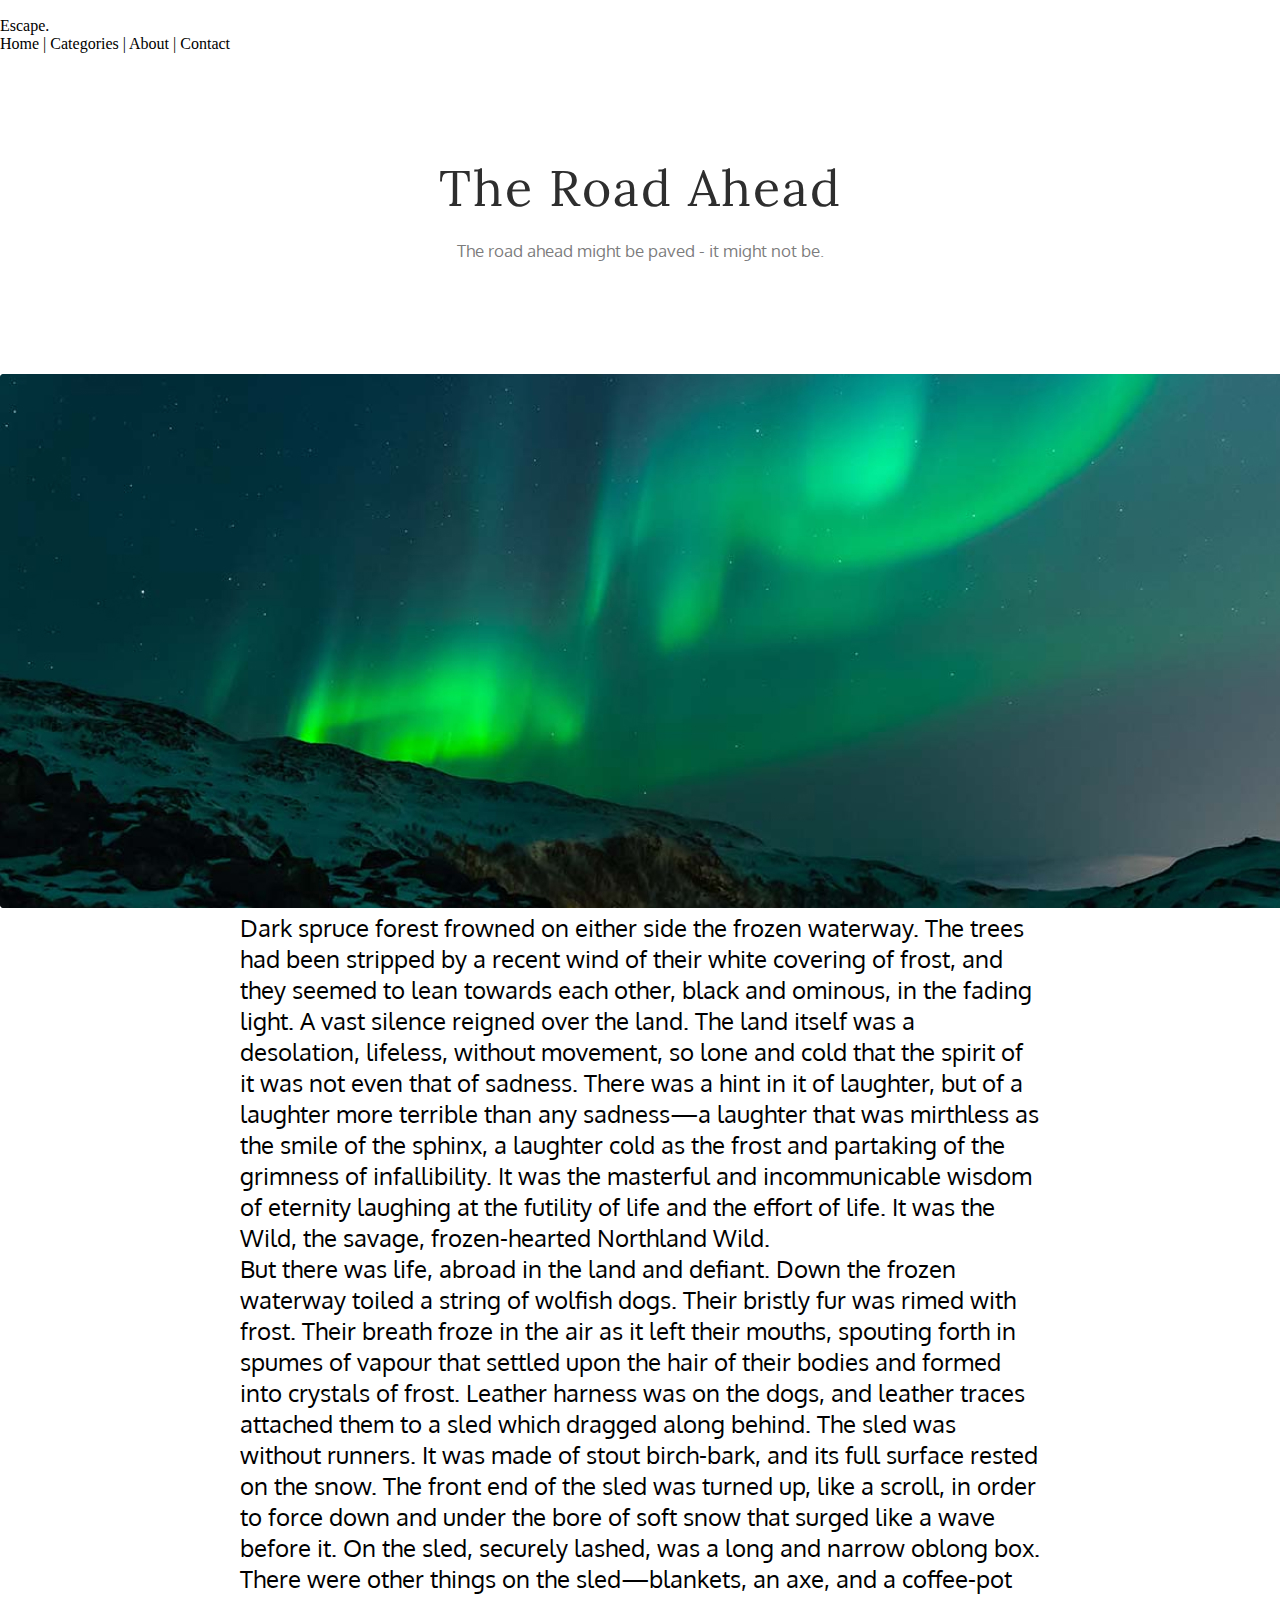
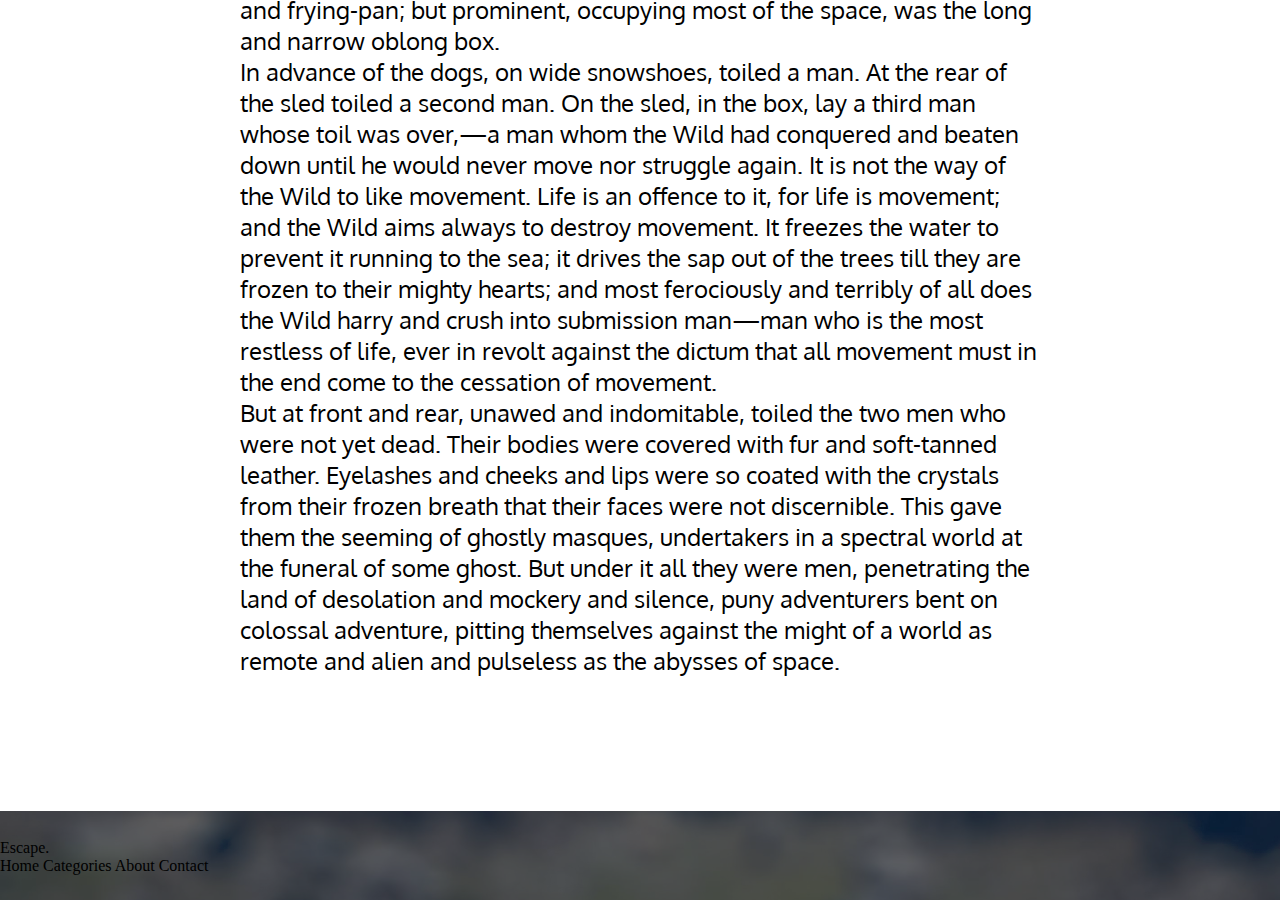
<file: lab1/index.html>
<!DOCTYPE html>
<html lang="en">
<head>
    <meta charset="UTF-8">
    <title>Мой блог</title>

    <link rel="preconnect" href="https://fonts.googleapis.com">
    <link rel="preconnect" href="https://fonts.gstatic.com" crossorigin>

    <link href="https://fonts.googleapis.com/css2?family=Lora&display=swap" rel="stylesheet">
    <link href="https://fonts.googleapis.com/css2?family=Oxygen&display=swap" rel="stylesheet">

    <link href="./style.css" rel="stylesheet">
</head>

<body>
    <header class="header">
        <p class="logo">Escape.</p>

        <div class="links">
            <a>Home</a> |
            <a>Categories</a> |
            <a>About</a> |
            <a>Contact</a>
        </div>
    </header>

    <h1 class="title">The Road Ahead</h1>
    <h5 class="subtitle">The road ahead might be paved - it might not be.</h5>
    <img src="./img1.jpg" alt="MainImage">

    <div class="mainText">
        <p>Dark spruce forest frowned on either side the frozen waterway.
            The trees had been stripped by a recent wind of their white covering of frost, and they seemed to lean towards each other, black and ominous, in the fading light.
            A vast silence reigned over the land.
            The land itself was a desolation, lifeless, without movement, so lone and cold that the spirit of it was not even that of sadness.
            There was a hint in it of laughter, but of a laughter more terrible than any sadness—a laughter that was mirthless as the smile of the sphinx, a laughter cold as the frost and partaking of the grimness of infallibility.
            It was the masterful and incommunicable wisdom of eternity laughing at the futility of life and the effort of life.
            It was the Wild, the savage, frozen-hearted Northland Wild.</p>
        <p>But there was life, abroad in the land and defiant.
            Down the frozen waterway toiled a string of wolfish dogs.
            Their bristly fur was rimed with frost.
            Their breath froze in the air as it left their mouths, spouting forth in spumes of vapour that settled upon the hair of their bodies and formed into crystals of frost.
            Leather harness was on the dogs, and leather traces attached them to a sled which dragged along behind.
            The sled was without runners.
            It was made of stout birch-bark, and its full surface rested on the snow.
            The front end of the sled was turned up, like a scroll, in order to force down and under the bore of soft snow that surged like a wave before it.
            On the sled, securely lashed, was a long and narrow oblong box.
            There were other things on the sled—blankets, an axe, and a coffee-pot and frying-pan; but prominent, occupying most of the space, was the long and narrow oblong box.</p>
        <p>In advance of the dogs, on wide snowshoes, toiled a man.
            At the rear of the sled toiled a second man.
            On the sled, in the box, lay a third man whose toil was over,—a man whom the Wild had conquered and beaten down until he would never move nor struggle again.
            It is not the way of the Wild to like movement.
            Life is an offence to it, for life is movement; and the Wild aims always to destroy movement.
            It freezes the water to prevent it running to the sea;
            it drives the sap out of the trees till they are frozen to their mighty hearts;
            and most ferociously and terribly of all does the Wild harry and crush into submission man—man who is the most restless of life, ever in revolt against the dictum that all movement must in the end come to the cessation of movement.</p>
        <p>But at front and rear, unawed and indomitable, toiled the two men who were not yet dead.
            Their bodies were covered with fur and soft-tanned leather.
            Eyelashes and cheeks and lips were so coated with the crystals from their frozen breath that their faces were not discernible.
            This gave them the seeming of ghostly masques, undertakers in a spectral world at the funeral of some ghost.
            But under it all they were men, penetrating the land of desolation and mockery and silence, puny adventurers bent on colossal adventure, pitting themselves against the might of a world as remote and alien and pulseless as the abysses of space.</p>
    </div>

    <footer class="footer">
        <p class="logo">Escape.</p>

        <div class="links">
            <a>Home</a>
            <a>Categories</a>
            <a>About</a>
            <a>Contact</a>
        </div>
    </footer>
</body>
</html>
</file>
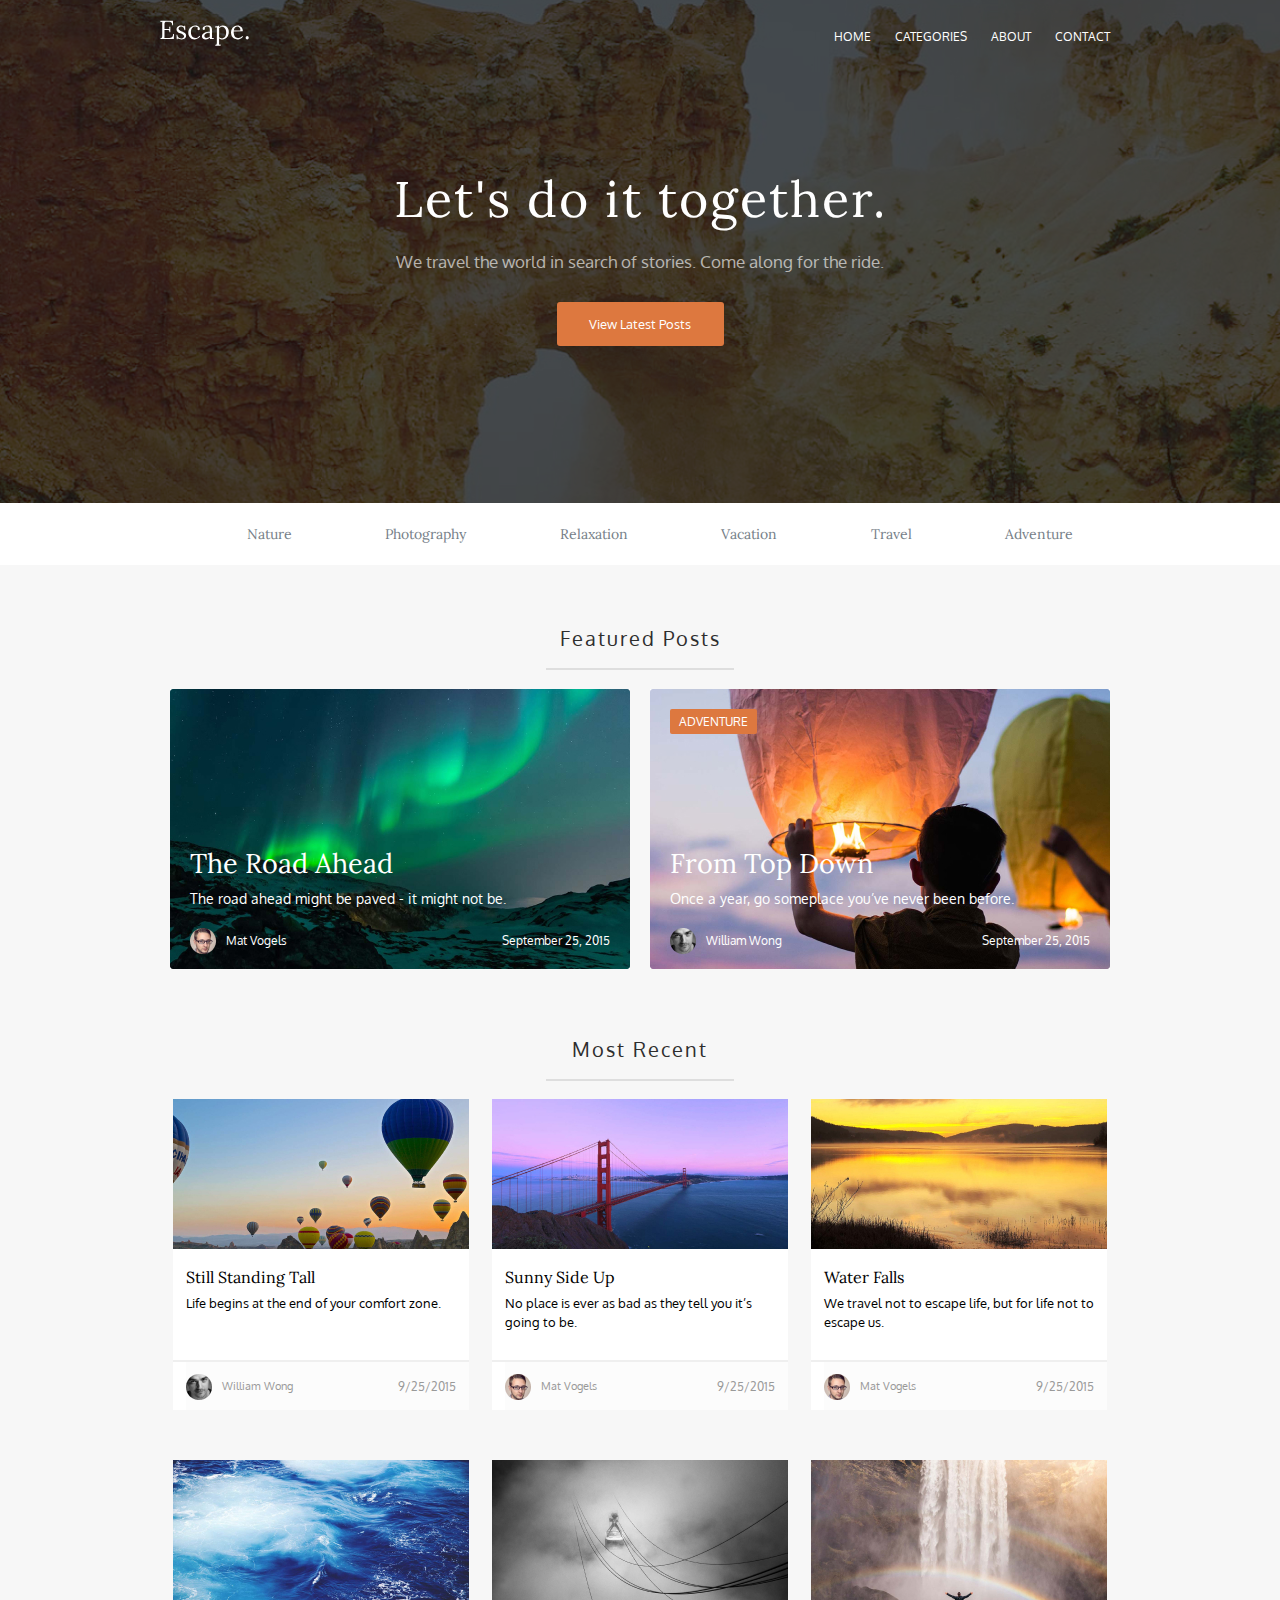
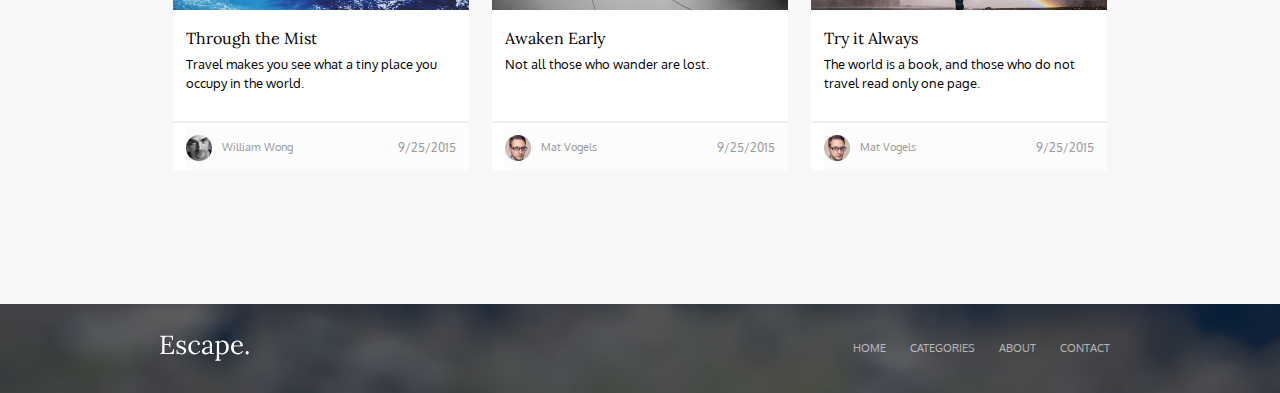
<file: main_page/index.html>
<!DOCTYPE html>
<html lang="en">
<head>
    <meta charset="UTF-8">
    <title>Escape</title>

    <link rel="preconnect" href="https://fonts.googleapis.com">
    <link rel="preconnect" href="https://fonts.gstatic.com" crossorigin>

    <link href="https://fonts.googleapis.com/css2?family=Lora&display=swap" rel="stylesheet">
    <link href="https://fonts.googleapis.com/css2?family=Oxygen&display=swap" rel="stylesheet">

    <link rel="stylesheet" href="main_page_style.css">
</head>

<body>
<header class="section-header">
    <div class="section-header__nav-panel nav-panel">
        <img class="section-header__logo" src="../footer_logo.svg" alt="Escape.">
        <nav class="section-header__header-links links">
            <a class="section-header__link link">HOME</a>
            <a class="section-header__link link">CATEGORIES</a>
            <a class="section-header__link link">ABOUT</a>
            <a class="section-header__link link">CONTACT</a>
        </nav>
    </div>
    <div class="preview">
        <div class="preview-heading">
            <h1 class="preview__title">Let's do it together.</h1>
            <h2 class="preview__subtitle">We travel the world in search of stories. Come along for the ride.</h2>
            <button type="button" class="preview__button">View Latest Posts</button>
        </div>
    </div>
</header>

<nav class="menu">
    <ul class="menu__list">
        <li class="menu__item"><a class="menu__link link">Nature</a></li>
        <li class="menu__item"><a class="menu__link link">Photography</a></li>
        <li class="menu__item"><a class="menu__link link">Relaxation</a></li>
        <li class="menu__item"><a class="menu__link link">Vacation</a></li>
        <li class="menu__item"><a class="menu__link link">Travel</a></li>
        <li class="menu__item"><a class="menu__link link">Adventure</a></li>
    </ul>
</nav>

<div class="featured-content">
    <h3 class="content__title">Featured Posts</h3>
    <hr class="featured-content__line">
    <div class="featured-content__content">
        <section class="featured-content__block the-road-ahead block">
            <div class="featured-content__block-heading">
                <h4 class="featured-content__block-title">The Road Ahead</h4>
                <p class="featured-content__block-subtitle">The road ahead might be paved - it might not be.</p>
            </div>
            <div class="featured-content__block-info">
                <img class="author-img" src="images/authors/mat_vogels.png" alt="Mat Vogels">
                <span class="featured-content__author-name">Mat Vogels</span>
                <span class="featured-content__block-date">September 25, 2015</span>
            </div>
        </section>

        <section class="featured-content__block from-top-down block">
            <p class="featured-content__type">ADVENTURE</p>
            <div class="featured-content__block-heading">
                <h4 class="featured-content__block-title">From Top Down</h4>
                <p class="featured-content__block-subtitle">Once a year, go someplace you’ve never been before.</p>
            </div>
            <div class="featured-content__block-info">
                <img class="author-img" src="images/authors/william_wong.png" alt="William Wong">
                <span class="featured-content__author-name">William Wong</span>
                <span class="featured-content__block-date">September 25, 2015</span>
            </div>
        </section>
    </div>
</div>

<div class="recent-content">
    <h3 class="content__title">Most Recent</h3>
    <hr class="featured-content__line">

    <div class="recent-content__content">
        <section class="recent-content__block still-standing-tall block">
            <img class="recent-content__block-image" alt="Still Standing Tall"
                 src="images/preview/still_standing_tall.jpg">
            <div class="recent-content__block-heading">
                <h5 class="recent-content__block-title">Still Standing Tall</h5>
                <p class="recent-content__block-subtitle">Life begins at the end of your comfort zone.</p>
            </div>
            <hr class="recent-content__block-line">
            <div class="recent-content__block-info">
                <img class="resent-content__author-img" src="images/authors/william_wong.png" alt="William Wong">
                <span class="recent-content__author-name">William Wong</span>
                <span class="recent-content__block-date">9/25/2015</span>
            </div>
        </section>

        <section class="recent-content__block sunny-side-up block">
            <img class="recent-content__block-image" alt="Sunny Side Up" src="images/preview/sunny_side_up.jpg">
            <div class="recent-content__block-heading">
                <h5 class="recent-content__block-title">Sunny Side Up</h5>
                <p class="recent-content__block-subtitle">No place is ever as bad as they tell you it’s going to
                    be.</p>
            </div>
            <hr class="recent-content__block-line">
            <div class="recent-content__block-info">
                <img class="resent-content__author-img" src="images/authors/mat_vogels.png" alt="Mat Vogels">
                <span class="recent-content__author-name">Mat Vogels</span>
                <span class="recent-content__block-date">9/25/2015</span>
            </div>
        </section>

        <section class="recent-content__block water-falls block">
            <img class="recent-content__block-image" alt="Water Falls" src="images/preview/water_falls.jpg">
            <div class="recent-content__block-heading">
                <h5 class="recent-content__block-title">Water Falls</h5>
                <p class="recent-content__block-subtitle">We travel not to escape life, but for life not to escape
                    us.</p>
            </div>
            <hr class="recent-content__block-line">
            <div class="recent-content__block-info">
                <img class="resent-content__author-img" src="images/authors/mat_vogels.png" alt="Mat Vogels">
                <span class="recent-content__author-name">Mat Vogels</span>
                <span class="recent-content__block-date">9/25/2015</span>
            </div>
        </section>


        <section class="recent-content__block through-the-mist block">
            <img class="recent-content__block-image" alt="Through the Mist"
                 src="images/preview/through_the_mist.jpg">
            <div class="recent-content__block-heading">
                <h5 class="recent-content__block-title">Through the Mist</h5>
                <p class="recent-content__block-subtitle">Travel makes you see what a tiny place you occupy in the
                    world.</p>
            </div>
            <hr class="recent-content__block-line">
            <div class="recent-content__block-info">
                <img class="resent-content__author-img" src="images/authors/william_wong.png"
                     alt="William Wong">
                <span class="recent-content__author-name">William Wong</span>
                <span class="recent-content__block-date">9/25/2015</span>
            </div>
        </section>

        <section class="recent-content__block awaken-early block">
            <img class="recent-content__block-image" alt="Awaken Early" src="images/preview/awaken_early.jpg">
            <div class="recent-content__block-heading">
                <h5 class="recent-content__block-title">Awaken Early</h5>
                <p class="recent-content__block-subtitle">Not all those who wander are lost.</p>
            </div>
            <hr class="recent-content__block-line">
            <div class="recent-content__block-info">
                <img class="resent-content__author-img" src="images/authors/mat_vogels.png" alt="Mat Vogels">
                <span class="recent-content__author-name">Mat Vogels</span>
                <span class="recent-content__block-date">9/25/2015</span>
            </div>
        </section>

        <section class="recent-content__block try-it-always block">
            <img class="recent-content__block-image" alt="Try it Always" src="images/preview/try_it_always.jpg">
            <div class="recent-content__block-heading">
                <h5 class="recent-content__block-title">Try it Always</h5>
                <p class="recent-content__block-subtitle">The world is a book, and those who do not travel read only
                    one
                    page.</p>
            </div>
            <hr class="recent-content__block-line">
            <div class="recent-content__block-info">
                <img class="resent-content__author-img" src="images/authors/mat_vogels.png" alt="Mat Vogels">
                <span class="recent-content__author-name">Mat Vogels</span>
                <span class="recent-content__block-date">9/25/2015</span>
            </div>
        </section>
    </div>
</div>

<footer class="section-footer">
    <div class="section-footer__nav-panel nav-panel">
        <img class="section-footer__logo" src="../footer_logo.svg" alt="Escape.">
        <nav class="section-footer__links links">
            <a class="section-footer__link link">HOME</a>
            <a class="section-footer__link link">CATEGORIES</a>
            <a class="section-footer__link link">ABOUT</a>
            <a class="section-footer__link link">CONTACT</a>
        </nav>
    </div>
</footer>
</body>
</html>
</file>
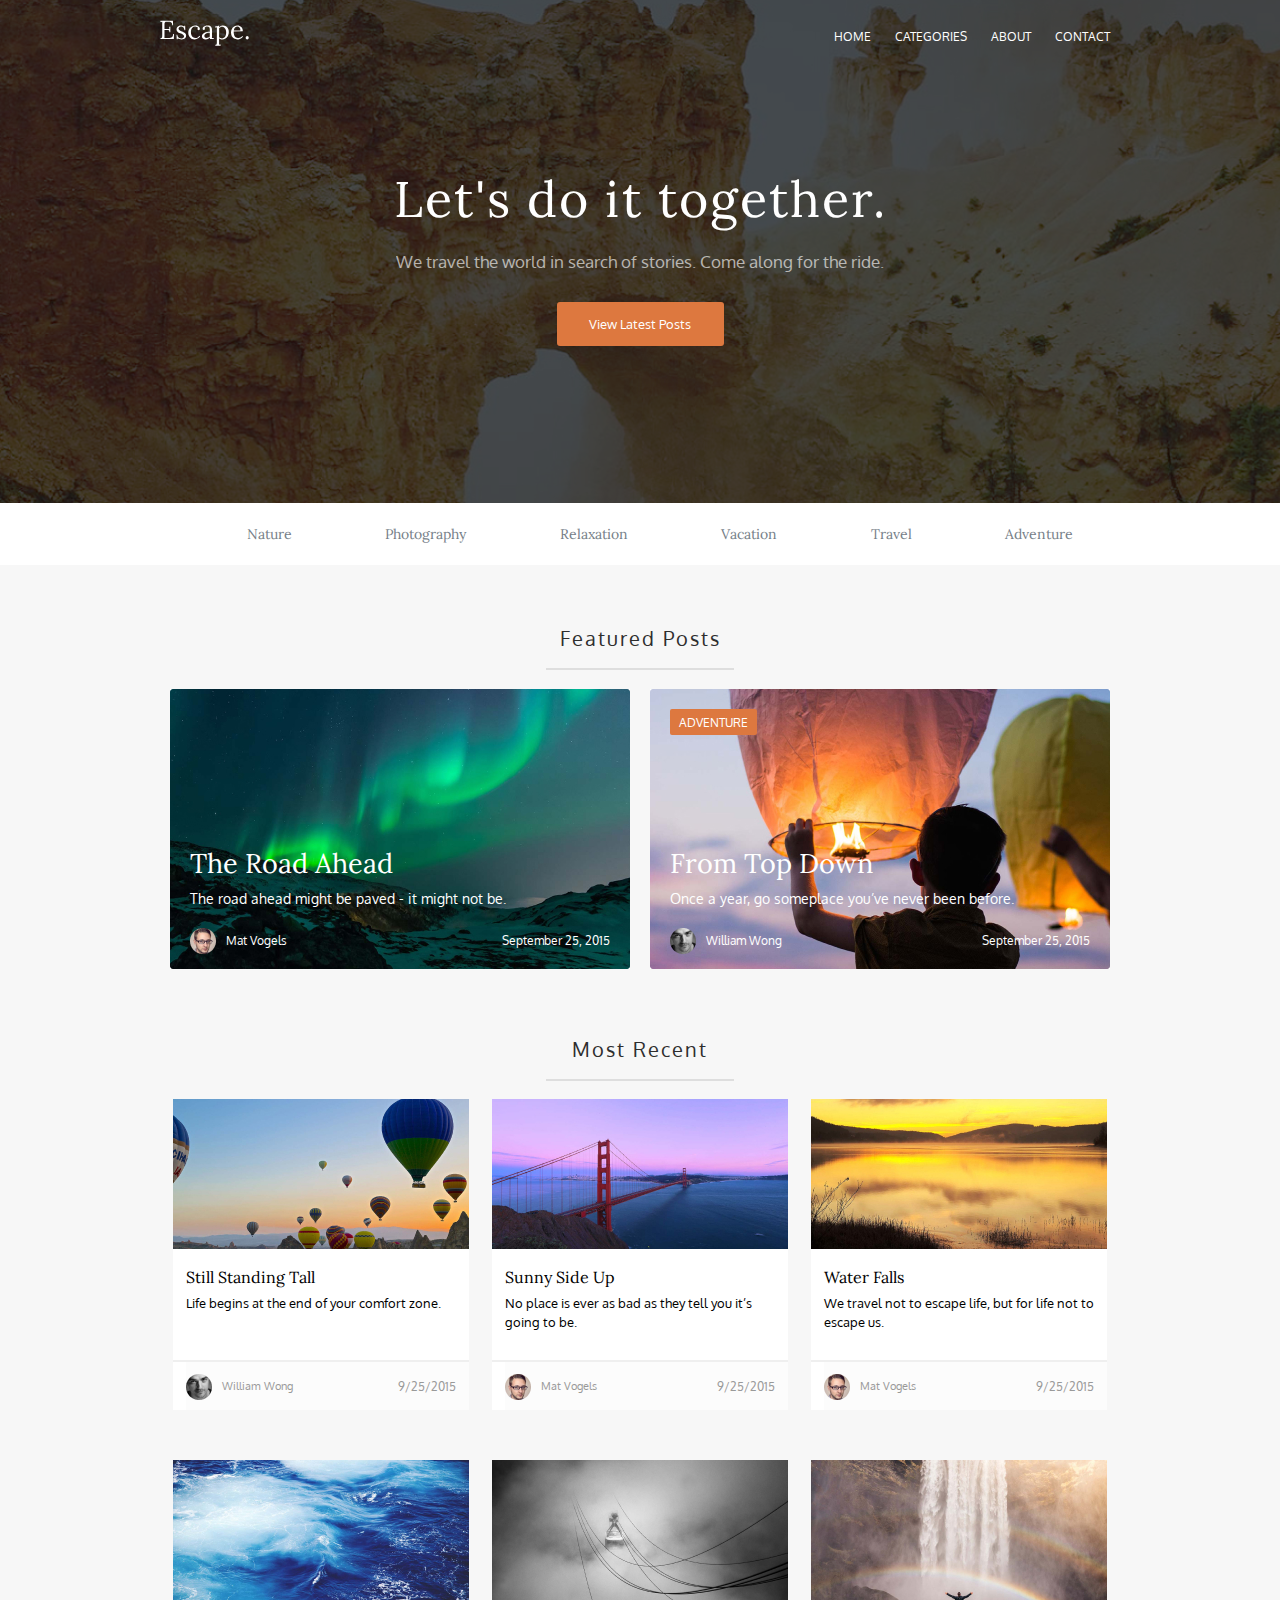
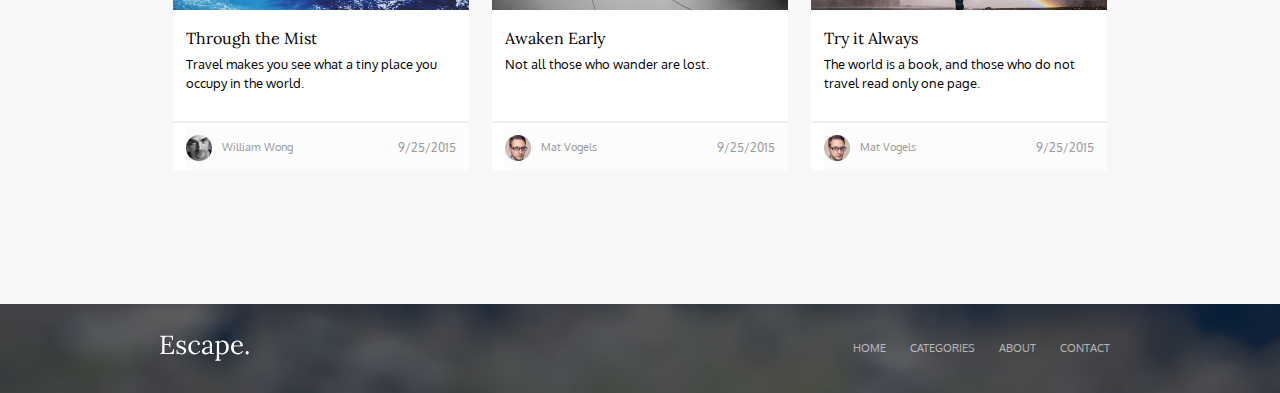
<file: mainPage/index.html>
<!DOCTYPE html>
<html lang="en">
<head>
    <meta charset="UTF-8">
    <title>Escape</title>

    <link rel="preconnect" href="https://fonts.googleapis.com">
    <link rel="preconnect" href="https://fonts.gstatic.com" crossorigin>

    <link href="https://fonts.googleapis.com/css2?family=Lora&display=swap" rel="stylesheet">
    <link href="https://fonts.googleapis.com/css2?family=Oxygen&display=swap" rel="stylesheet">

    <link rel="stylesheet" href="main_page_style.css">
</head>

<body>
<header class="section-header">
    <div class="section-header__nav-panel nav-panel">
        <img class="section-header__logo" src="../footer_logo.svg" alt="Escape.">
        <nav class="section-header__header-links links">
            <a class="section-header__link link">HOME</a>
            <a class="section-header__link link">CATEGORIES</a>
            <a class="section-header__link link">ABOUT</a>
            <a class="section-header__link link">CONTACT</a>
        </nav>
    </div>
    <div class="preview">
        <div class="preview-heading">
            <h1 class="preview__title">Let's do it together.</h1>
            <h2 class="preview__subtitle">We travel the world in search of stories. Come along for the ride.</h2>
            <button type="button" class="preview__button">View Latest Posts</button>
        </div>
    </div>
</header>


<nav class="menu">
    <ul class="menu__list">
        <li class="menu__item"><a class="menu__link link">Nature</a></li>
        <li class="menu__item"><a class="menu__link link">Photography</a></li>
        <li class="menu__item"><a class="menu__link link">Relaxation</a></li>
        <li class="menu__item"><a class="menu__link link">Vacation</a></li>
        <li class="menu__item"><a class="menu__link link">Travel</a></li>
        <li class="menu__item"><a class="menu__link link">Adventure</a></li>
    </ul>
</nav>

<div class="featured-content">
    <h3 class="content__title">Featured Posts</h3>
    <hr class="featured-content__line">
    <div class="featured-content__content">
        <section class="featured-content__block the-road-ahead block">
            <div class="featured-content__block-heading">
                <h4 class="featured-content__block-title">The Road Ahead</h4>
                <p class="featured-content__block-subtitle">The road ahead might be paved - it might not be.</p>
            </div>
            <div class="featured-content__block-info">
                <div class="featured-content__block-author">
                    <img class="author-img" src="images/authors/mat_vogels.png" alt="Mat Vogels">
                    <p class="featured-content__author-name">Mat Vogels</p>
                </div>
                <p class="featured-content__block-date">September 25, 2015</p>
            </div>
        </section>

        <section class="featured-content__block from-top-down block">
            <div class="featured-content__block-type"><p class="featured-content__type">ADVENTURE</p></div>
            <div class="featured-content__block-heading">
                <h4 class="featured-content__block-title">From Top Down</h4>
                <p class="featured-content__block-subtitle">Once a year, go someplace you’ve never been before.</p>
            </div>
            <div class="featured-content__block-info">
                <div class="featured-content__block-author">
                    <img class="author-img" src="images/authors/william_wong.png" alt="William Wong">
                    <p class="featured-content__author-name">William Wong</p>
                </div>
                <p class="featured-content__block-date">September 25, 2015</p>
            </div>
        </section>
    </div>
</div>

<div class="recent-content">
    <h3 class="content__title">Most Recent</h3>
    <hr class="featured-content__line">

    <div class="recent-content__content">
        <section class="recent-content__block still-standing-tall block">
            <img class="recent-content__block-image" alt="Still Standing Tall"
                 src="images/preview/still_standing_tall.jpg">
            <div class="recent-content__block-heading">
                <h5 class="recent-content__block-title">Still Standing Tall</h5>
                <p class="recent-content__block-subtitle">Life begins at the end of your comfort zone.</p>
            </div>
            <hr class="recent-content__block-line">
            <div class="recent-content__block-info">
                <div class="recent-content__block-author">
                    <img class="resent-content__author-img" src="images/authors/william_wong.png"
                         alt="William Wong">
                    <p class="recent-content__author-name">William Wong</p>
                </div>
                <p class="recent-content__block-date">9/25/2015</p>
            </div>
        </section>

        <section class="recent-content__block sunny-side-up block">
            <img class="recent-content__block-image" alt="Sunny Side Up" src="images/preview/sunny_side_up.jpg">
            <div class="recent-content__block-heading">
                <h5 class="recent-content__block-title">Sunny Side Up</h5>
                <p class="recent-content__block-subtitle">No place is ever as bad as they tell you it’s going to
                    be.</p>
            </div>
            <hr class="recent-content__block-line">
            <div class="recent-content__block-info">
                <div class="recent-content__block-author">
                    <img class="resent-content__author-img" src="images/authors/mat_vogels.png" alt="Mat Vogels">
                    <p class="recent-content__author-name">Mat Vogels</p>
                </div>
                <p class="recent-content__block-date">9/25/2015</p>
            </div>
        </section>

        <section class="recent-content__block water-falls block">
            <img class="recent-content__block-image" alt="Water Falls" src="images/preview/water_falls.jpg">
            <div class="recent-content__block-heading">
                <h5 class="recent-content__block-title">Water Falls</h5>
                <p class="recent-content__block-subtitle">We travel not to escape life, but for life not to escape
                    us.</p>
            </div>
            <hr class="recent-content__block-line">
            <div class="recent-content__block-info">
                <div class="recent-content__block-author">
                    <img class="resent-content__author-img" src="images/authors/mat_vogels.png" alt="Mat Vogels">
                    <p class="recent-content__author-name">Mat Vogels</p>
                </div>
                <p class="recent-content__block-date">9/25/2015</p>
            </div>
        </section>


        <section class="recent-content__block through-the-mist block">
            <img class="recent-content__block-image" alt="Through the Mist"
                 src="images/preview/through_the_mist.jpg">
            <div class="recent-content__block-heading">
                <h5 class="recent-content__block-title">Through the Mist</h5>
                <p class="recent-content__block-subtitle">Travel makes you see what a tiny place you occupy in the
                    world.</p>
            </div>
            <hr class="recent-content__block-line">
            <div class="recent-content__block-info">
                <div class="recent-content__block-author">
                    <img class="resent-content__author-img" src="images/authors/william_wong.png"
                         alt="William Wong">
                    <p class="recent-content__author-name">William Wong</p>
                </div>
                <p class="recent-content__block-date">9/25/2015</p>
            </div>
        </section>

        <section class="recent-content__block awaken-early block">
            <img class="recent-content__block-image" alt="Awaken Early" src="images/preview/awaken_early.jpg">
            <div class="recent-content__block-heading">
                <h5 class="recent-content__block-title">Awaken Early</h5>
                <p class="recent-content__block-subtitle">Not all those who wander are lost.</p>
            </div>
            <hr class="recent-content__block-line">
            <div class="recent-content__block-info">
                <div class="recent-content__block-author">
                    <img class="resent-content__author-img" src="images/authors/mat_vogels.png" alt="Mat Vogels">
                    <p class="recent-content__author-name">Mat Vogels</p>
                </div>
                <p class="recent-content__block-date">9/25/2015</p>
            </div>
        </section>

        <section class="recent-content__block try-it-always block">
            <img class="recent-content__block-image" alt="Try it Always" src="images/preview/try_it_always.jpg">
            <div class="recent-content__block-heading">
                <h5 class="recent-content__block-title">Try it Always</h5>
                <p class="recent-content__block-subtitle">The world is a book, and those who do not travel read only
                    one
                    page.</p>
            </div>
            <hr class="recent-content__block-line">
            <div class="recent-content__block-info">
                <div class="recent-content__block-author">
                    <img class="resent-content__author-img" src="images/authors/mat_vogels.png" alt="Mat Vogels">
                    <p class="recent-content__author-name">Mat Vogels</p>
                </div>
                <p class="recent-content__block-date">9/25/2015</p>
            </div>
        </section>
    </div>
</div>

<footer class="section-footer">
    <div class="section-footer__nav-panel nav-panel">
        <img class="section-footer__logo" src="../footer_logo.svg" alt="Escape.">
        <nav class="section-footer__links links">
            <a class="section-footer__link link">HOME</a>
            <a class="section-footer__link link">CATEGORIES</a>
            <a class="section-footer__link link">ABOUT</a>
            <a class="section-footer__link link">CONTACT</a>
        </nav>
    </div>
</footer>
</body>
</html>
</file>
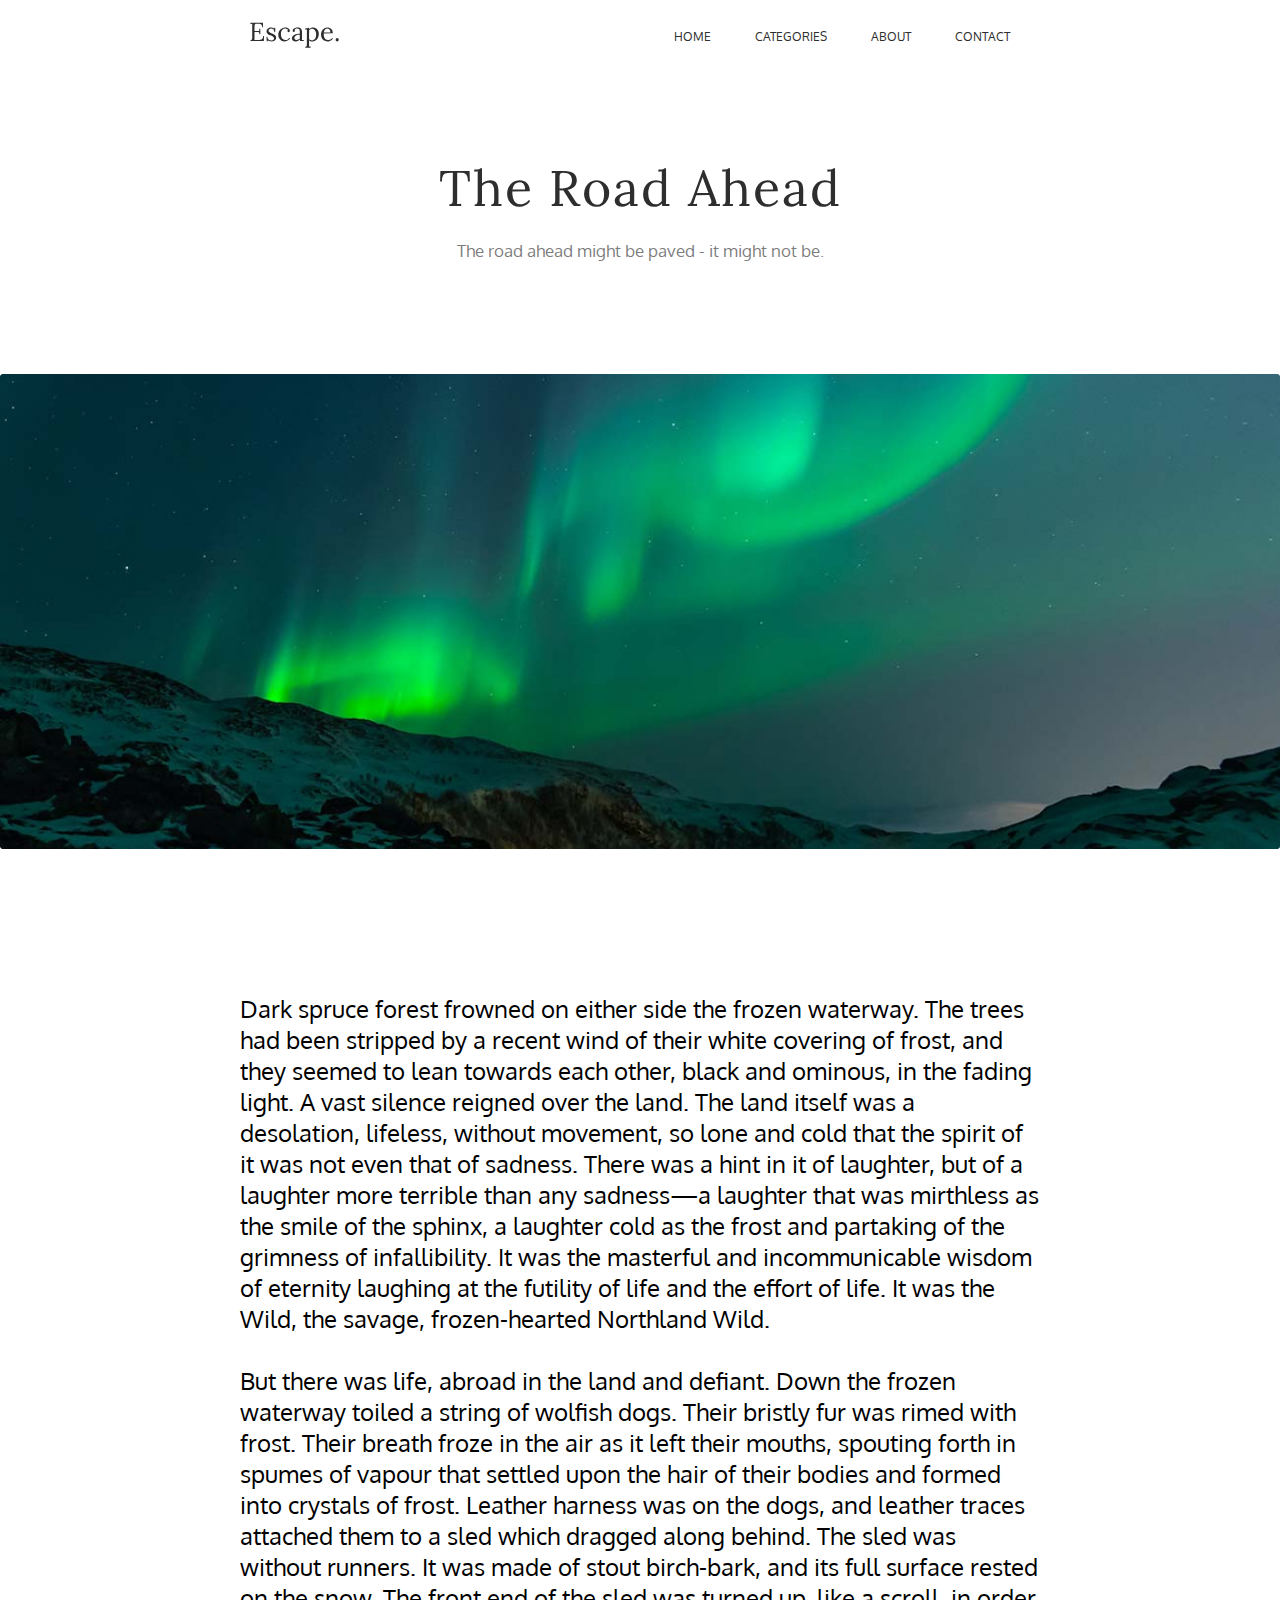
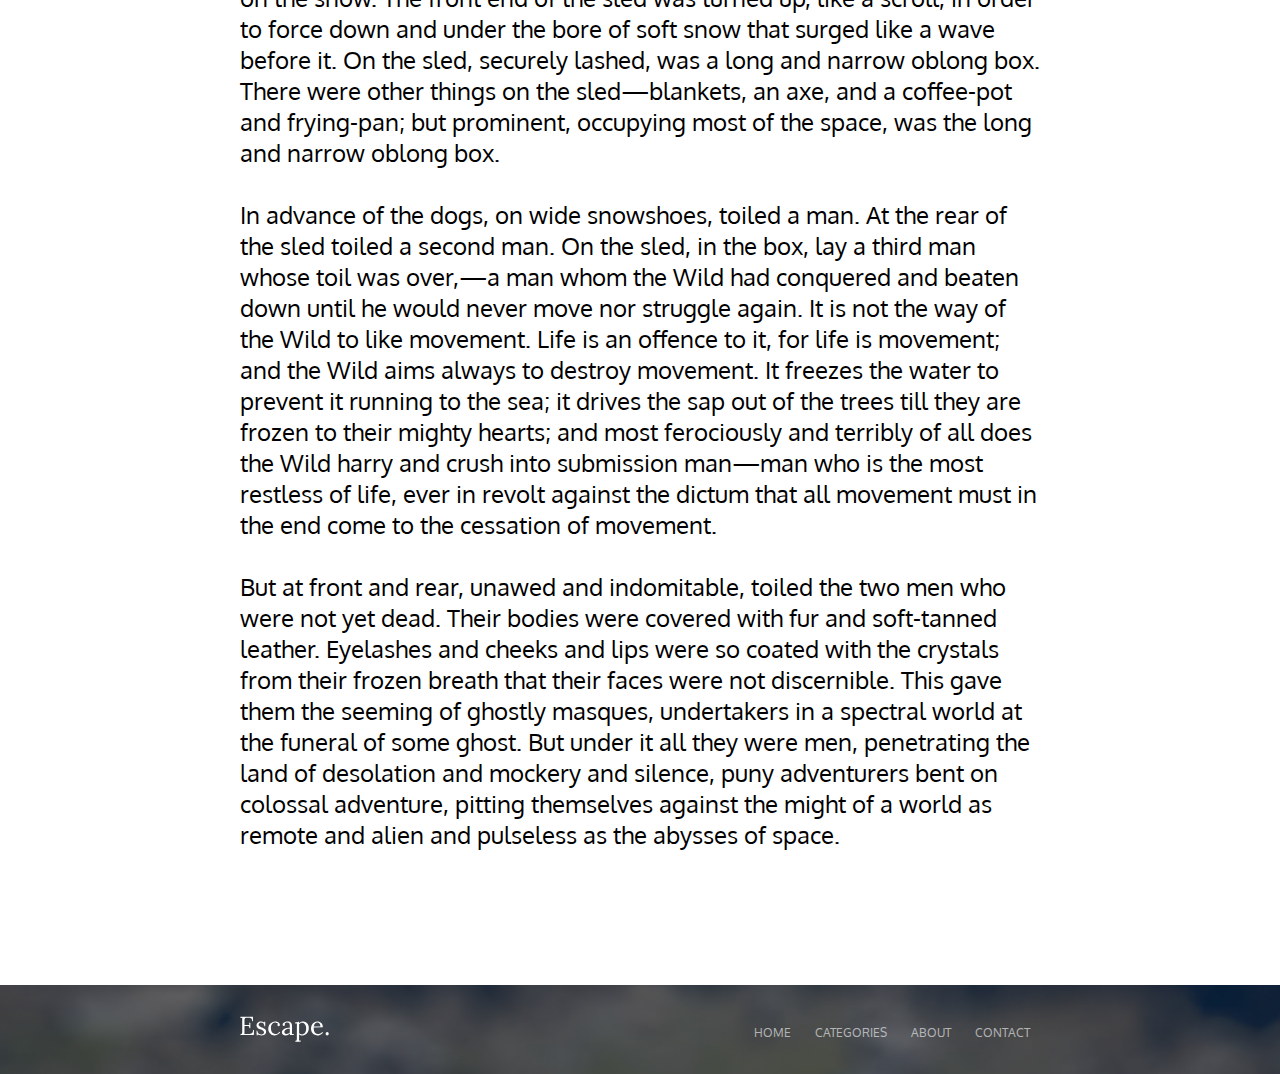
<file: the-road-ahead.html>
<!DOCTYPE html>
<html lang="en">
<head>
    <meta charset="UTF-8">
    <title>My journal</title>

    <link rel="preconnect" href="https://fonts.googleapis.com">
    <link rel="preconnect" href="https://fonts.gstatic.com" crossorigin>

    <link href="https://fonts.googleapis.com/css2?family=Lora&display=swap" rel="stylesheet">
    <link href="https://fonts.googleapis.com/css2?family=Oxygen&display=swap" rel="stylesheet">

    <link href="./pageStyle.css" rel="stylesheet">
</head>

<body>
    <header class="section-header">
        <div class="section-header-head">
            <img class="section-header__logo" src="./header_logo.svg" alt="Escape.">

            <nav class="section-header-links">
                <a class="section-header__link">HOME</a>
                <a class="section-header__link">CATEGORIES</a>
                <a class="section-header__link">ABOUT</a>
                <a class="section-header__link">CONTACT</a>
            </nav>
        </div>
    </header>

    <h1 class="title">The Road Ahead</h1>
    <h2 class="subtitle">The road ahead might be paved - it might not be.</h2>

    <img class="image" src="./img1.jpg" alt="MainImage">

    <p class="mainText">
        Dark spruce forest frowned on either side the frozen waterway.
        The trees had been stripped by a recent wind of their white covering of frost, and they seemed to lean towards each other, black and ominous, in the fading light.
        A vast silence reigned over the land.
        The land itself was a desolation, lifeless, without movement, so lone and cold that the spirit of it was not even that of sadness.
        There was a hint in it of laughter, but of a laughter more terrible than any sadness—a laughter that was mirthless as the smile of the sphinx, a laughter cold as the frost and partaking of the grimness of infallibility.
        It was the masterful and incommunicable wisdom of eternity laughing at the futility of life and the effort of life.
        It was the Wild, the savage, frozen-hearted Northland Wild.
        <br><br>
        But there was life, abroad in the land and defiant.
        Down the frozen waterway toiled a string of wolfish dogs.
        Their bristly fur was rimed with frost.
        Their breath froze in the air as it left their mouths, spouting forth in spumes of vapour that settled upon the hair of their bodies and formed into crystals of frost.
        Leather harness was on the dogs, and leather traces attached them to a sled which dragged along behind.
        The sled was without runners.
        It was made of stout birch-bark, and its full surface rested on the snow.
        The front end of the sled was turned up, like a scroll, in order to force down and under the bore of soft snow that surged like a wave before it.
        On the sled, securely lashed, was a long and narrow oblong box.
        There were other things on the sled—blankets, an axe, and a coffee-pot and frying-pan; but prominent, occupying most of the space, was the long and narrow oblong box.
        <br><br>
        In advance of the dogs, on wide snowshoes, toiled a man.
        At the rear of the sled toiled a second man.
        On the sled, in the box, lay a third man whose toil was over,—a man whom the Wild had conquered and beaten down until he would never move nor struggle again.
        It is not the way of the Wild to like movement.
        Life is an offence to it, for life is movement; and the Wild aims always to destroy movement.
        It freezes the water to prevent it running to the sea;
        it drives the sap out of the trees till they are frozen to their mighty hearts;
        and most ferociously and terribly of all does the Wild harry and crush into submission man—man who is the most restless of life, ever in revolt against the dictum that all movement must in the end come to the cessation of movement.
        <br><br>
        But at front and rear, unawed and indomitable, toiled the two men who were not yet dead.
        Their bodies were covered with fur and soft-tanned leather.
        Eyelashes and cheeks and lips were so coated with the crystals from their frozen breath that their faces were not discernible.
        This gave them the seeming of ghostly masques, undertakers in a spectral world at the funeral of some ghost.
        But under it all they were men, penetrating the land of desolation and mockery and silence, puny adventurers bent on colossal adventure, pitting themselves against the might of a world as remote and alien and pulseless as the abysses of space.
    </p>

    <footer class="section-footer">
        <div class="section-footer-foot">
            <img class="section-footer__logo" src="./footer_logo.svg" alt="Escape.">

            <nav class="section-footer-links">
                <a class="section-footer__link">HOME</a>
                <a class="section-footer__link">CATEGORIES</a>
                <a class="section-footer__link">ABOUT</a>
                <a class="section-footer__link">CONTACT</a>
            </nav>
        </div>
    </footer>
</body>
</html>
</file>
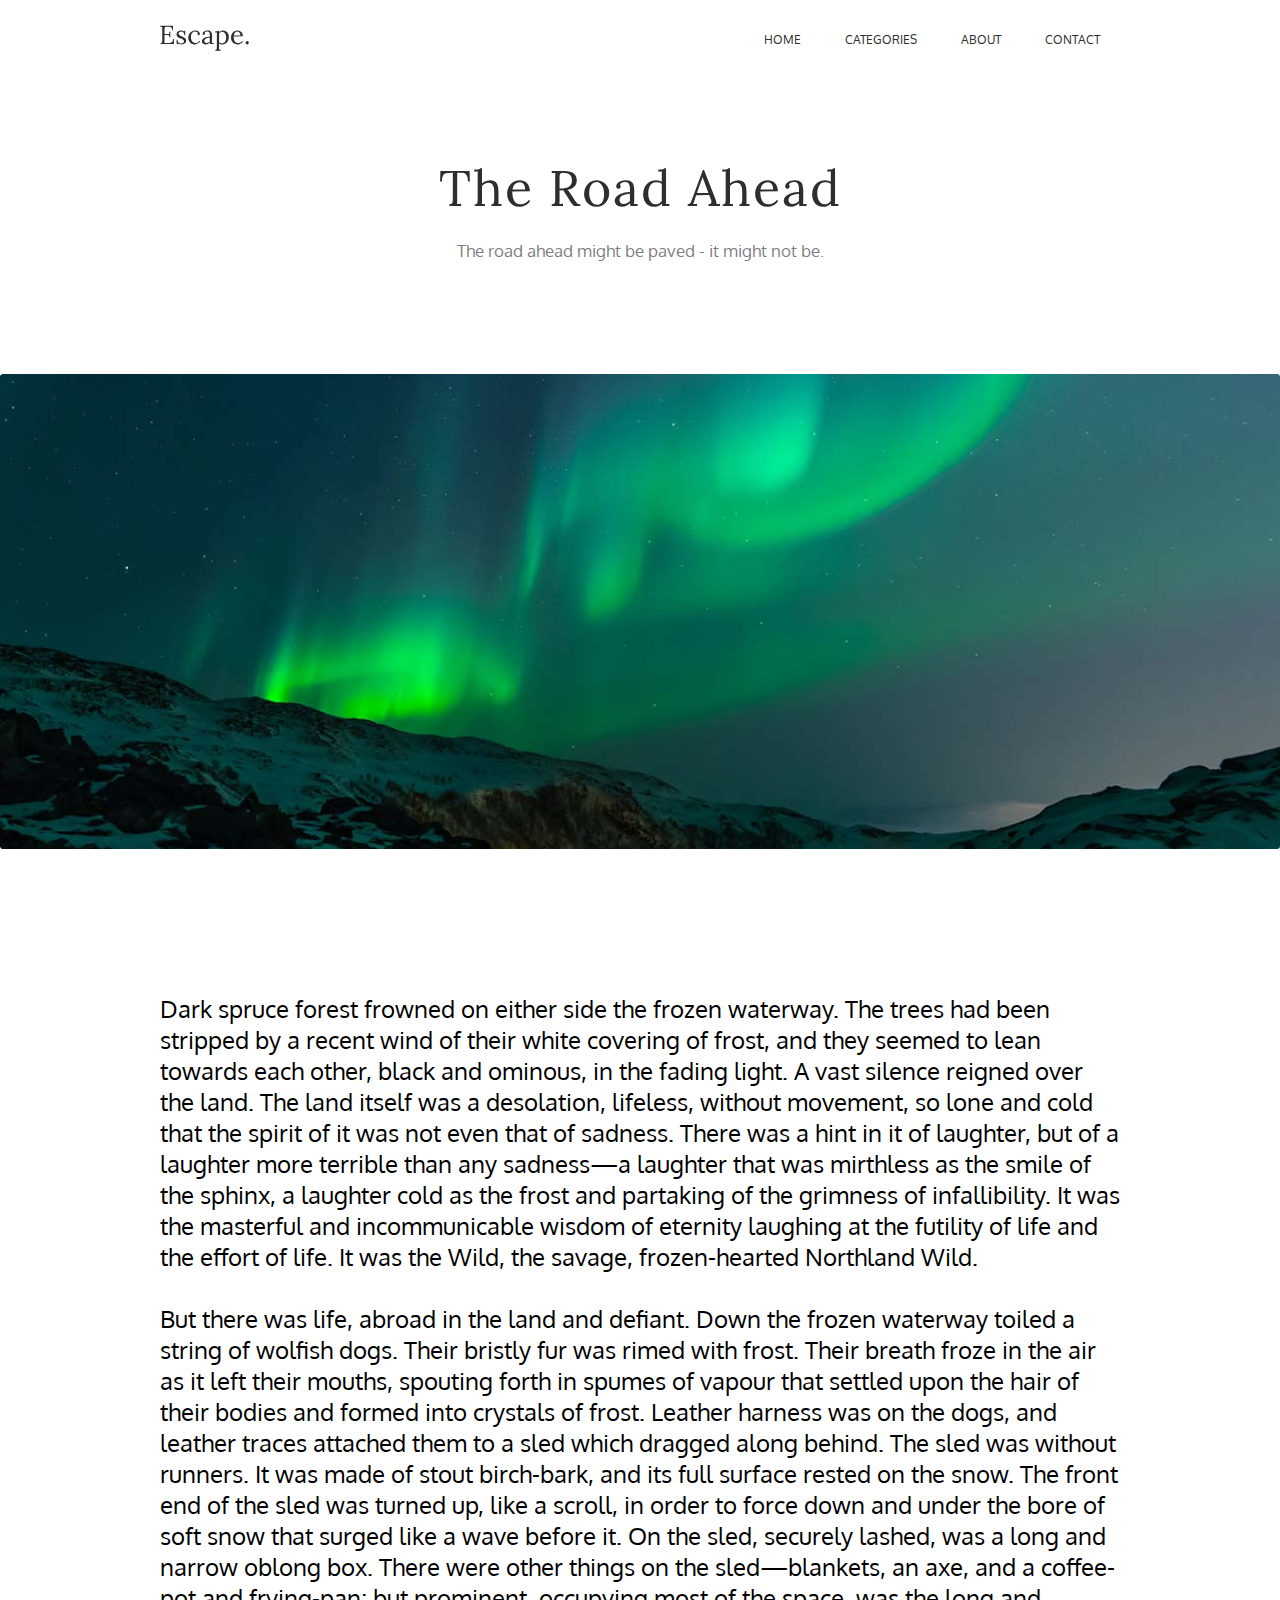
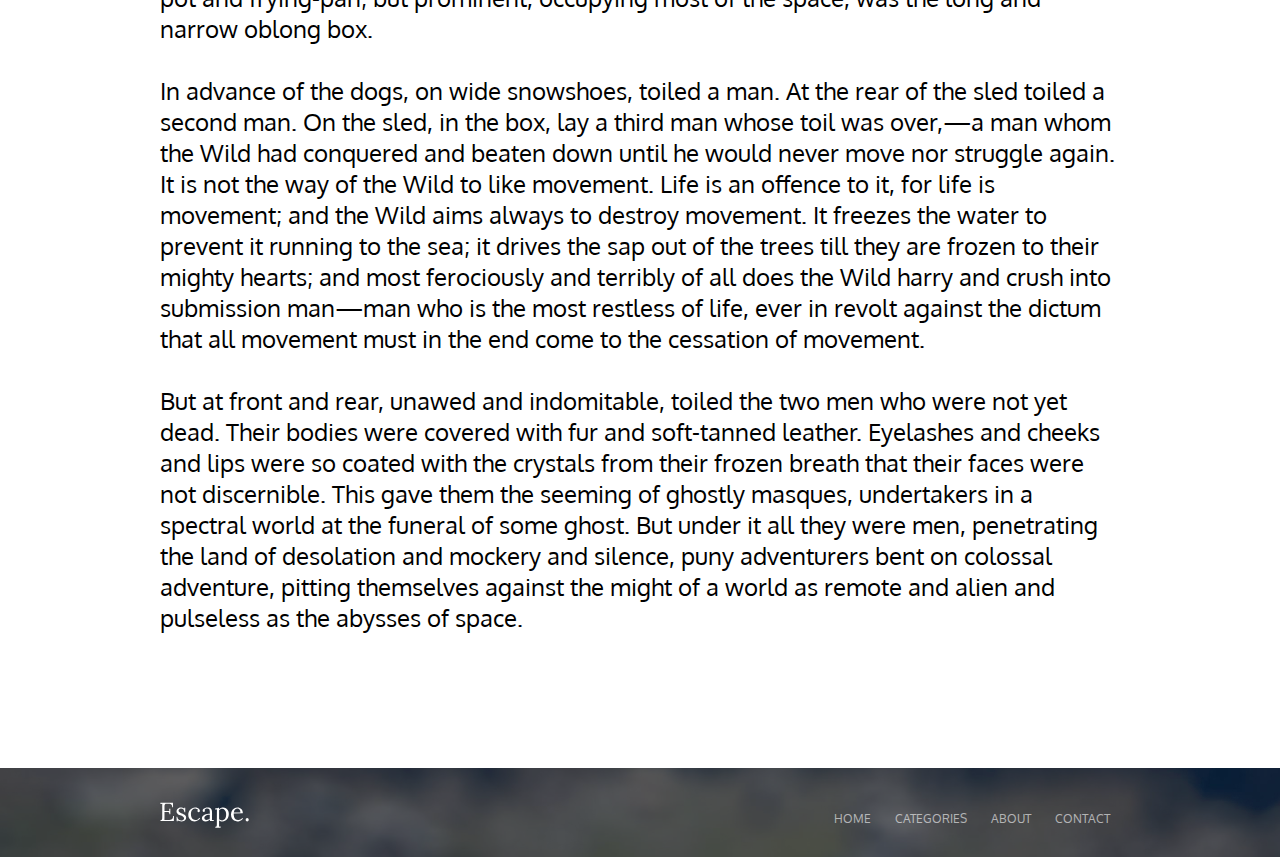
<file: the_road_ahead.html>
<!DOCTYPE html>
<html lang="en">
<head>
    <meta charset="UTF-8">
    <title>My journal</title>

    <link href="https://fonts.googleapis.com/css2?family=Lora&display=swap" rel="stylesheet">
    <link href="https://fonts.googleapis.com/css2?family=Oxygen&display=swap" rel="stylesheet">

    <link href="static/styles/the_road_ahead_style.css" rel="stylesheet">
</head>

<body>
    <header class="section-header">
        <div class="section-header__nav-panel">
            <img class="section-header__logo" src="./static/images/header_logo.svg" alt="Escape.">

            <nav class="section-header__links">
                <a class="section-header__link">HOME</a>
                <a class="section-header__link">CATEGORIES</a>
                <a class="section-header__link">ABOUT</a>
                <a class="section-header__link">CONTACT</a>
            </nav>
        </div>
    </header>

    <h1 class="title">The Road Ahead</h1>
    <h2 class="subtitle">The road ahead might be paved - it might not be.</h2>

    <img class="image" src="static/images/img1.jpg" alt="MainImage">

    <p class="mainText">
        Dark spruce forest frowned on either side the frozen waterway.
        The trees had been stripped by a recent wind of their white covering of frost, and they seemed to lean towards each other, black and ominous, in the fading light.
        A vast silence reigned over the land.
        The land itself was a desolation, lifeless, without movement, so lone and cold that the spirit of it was not even that of sadness.
        There was a hint in it of laughter, but of a laughter more terrible than any sadness—a laughter that was mirthless as the smile of the sphinx, a laughter cold as the frost and partaking of the grimness of infallibility.
        It was the masterful and incommunicable wisdom of eternity laughing at the futility of life and the effort of life.
        It was the Wild, the savage, frozen-hearted Northland Wild.
        <br><br>
        But there was life, abroad in the land and defiant.
        Down the frozen waterway toiled a string of wolfish dogs.
        Their bristly fur was rimed with frost.
        Their breath froze in the air as it left their mouths, spouting forth in spumes of vapour that settled upon the hair of their bodies and formed into crystals of frost.
        Leather harness was on the dogs, and leather traces attached them to a sled which dragged along behind.
        The sled was without runners.
        It was made of stout birch-bark, and its full surface rested on the snow.
        The front end of the sled was turned up, like a scroll, in order to force down and under the bore of soft snow that surged like a wave before it.
        On the sled, securely lashed, was a long and narrow oblong box.
        There were other things on the sled—blankets, an axe, and a coffee-pot and frying-pan; but prominent, occupying most of the space, was the long and narrow oblong box.
        <br><br>
        In advance of the dogs, on wide snowshoes, toiled a man.
        At the rear of the sled toiled a second man.
        On the sled, in the box, lay a third man whose toil was over,—a man whom the Wild had conquered and beaten down until he would never move nor struggle again.
        It is not the way of the Wild to like movement.
        Life is an offence to it, for life is movement; and the Wild aims always to destroy movement.
        It freezes the water to prevent it running to the sea;
        it drives the sap out of the trees till they are frozen to their mighty hearts;
        and most ferociously and terribly of all does the Wild harry and crush into submission man—man who is the most restless of life, ever in revolt against the dictum that all movement must in the end come to the cessation of movement.
        <br><br>
        But at front and rear, unawed and indomitable, toiled the two men who were not yet dead.
        Their bodies were covered with fur and soft-tanned leather.
        Eyelashes and cheeks and lips were so coated with the crystals from their frozen breath that their faces were not discernible.
        This gave them the seeming of ghostly masques, undertakers in a spectral world at the funeral of some ghost.
        But under it all they were men, penetrating the land of desolation and mockery and silence, puny adventurers bent on colossal adventure, pitting themselves against the might of a world as remote and alien and pulseless as the abysses of space.
    </p>

    <footer class="section-footer">
        <div class="section-footer__nav-panel">
            <img class="section-footer__logo" src="static/images/footer_logo.svg" alt="Escape.">

            <nav class="section-footer__links">
                <a class="section-footer__link">HOME</a>
                <a class="section-footer__link">CATEGORIES</a>
                <a class="section-footer__link">ABOUT</a>
                <a class="section-footer__link">CONTACT</a>
            </nav>
        </div>
    </footer>
</body>
</html>
</file>
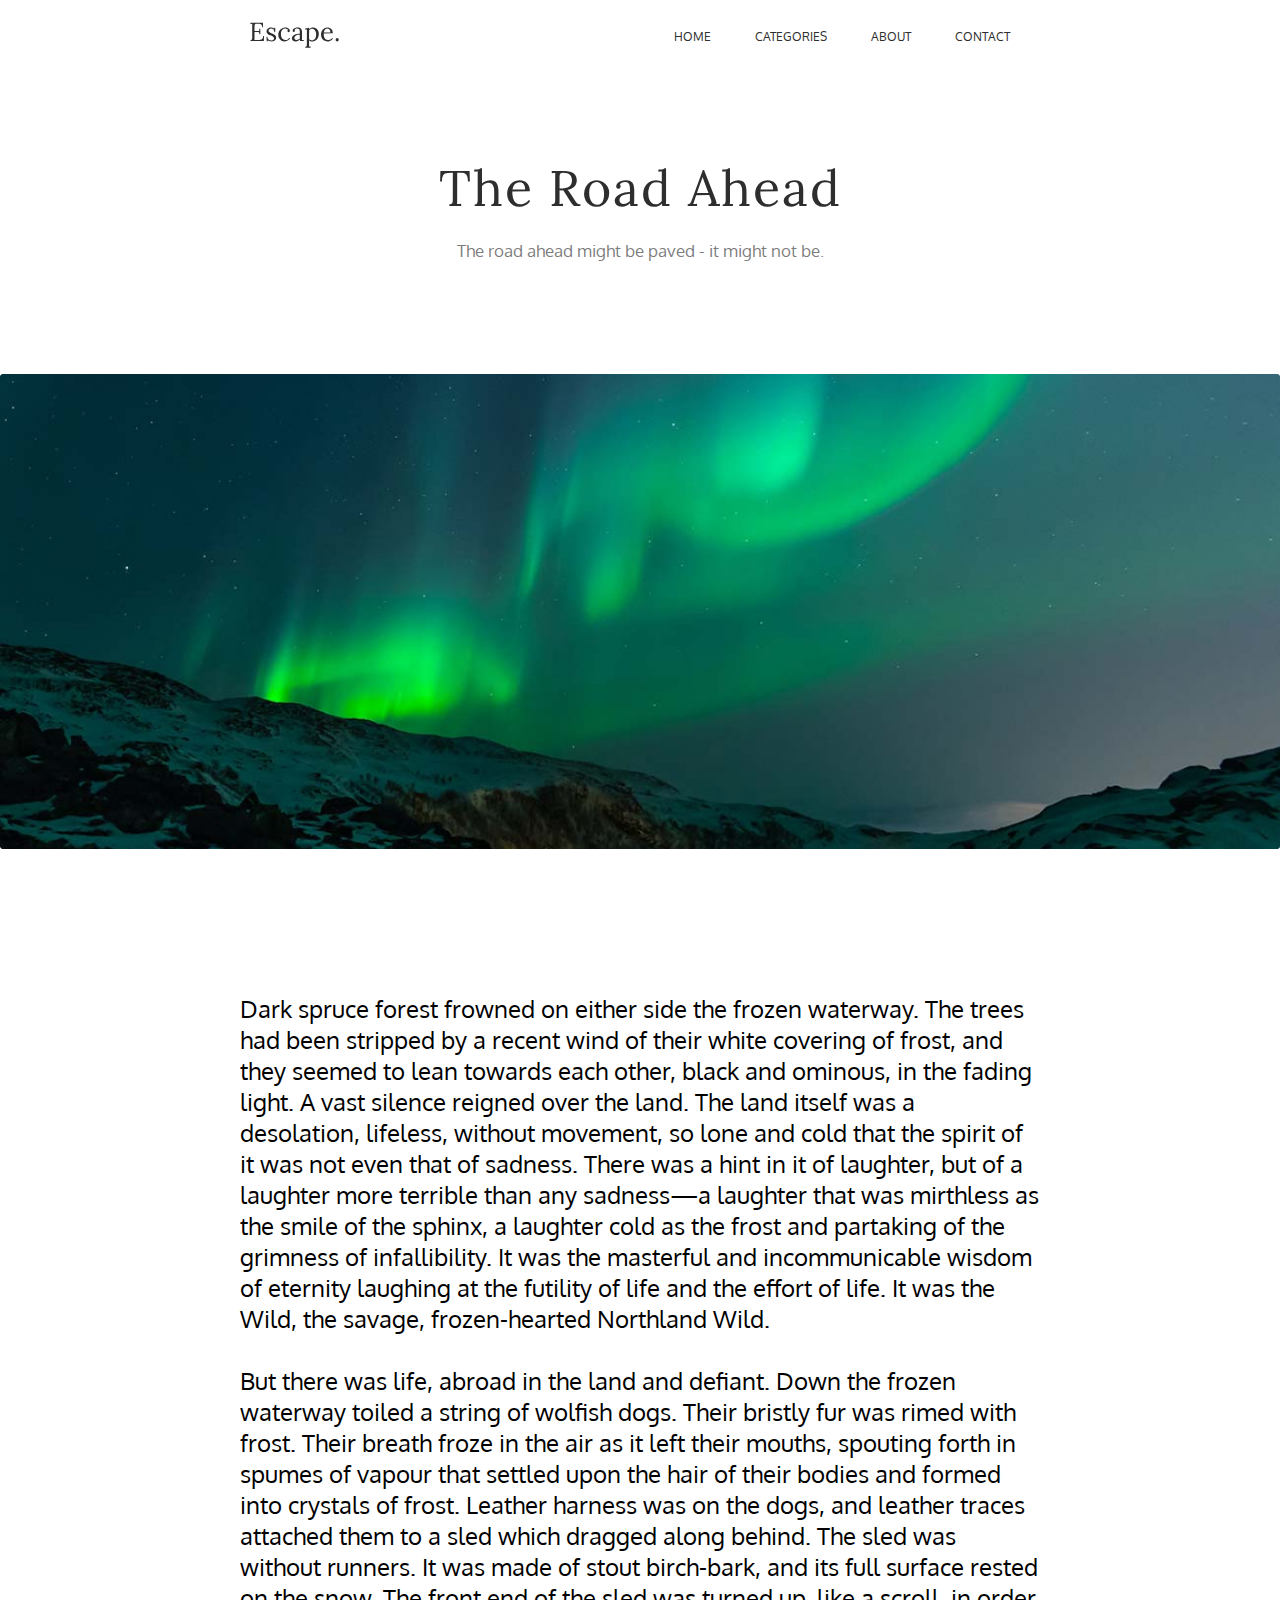
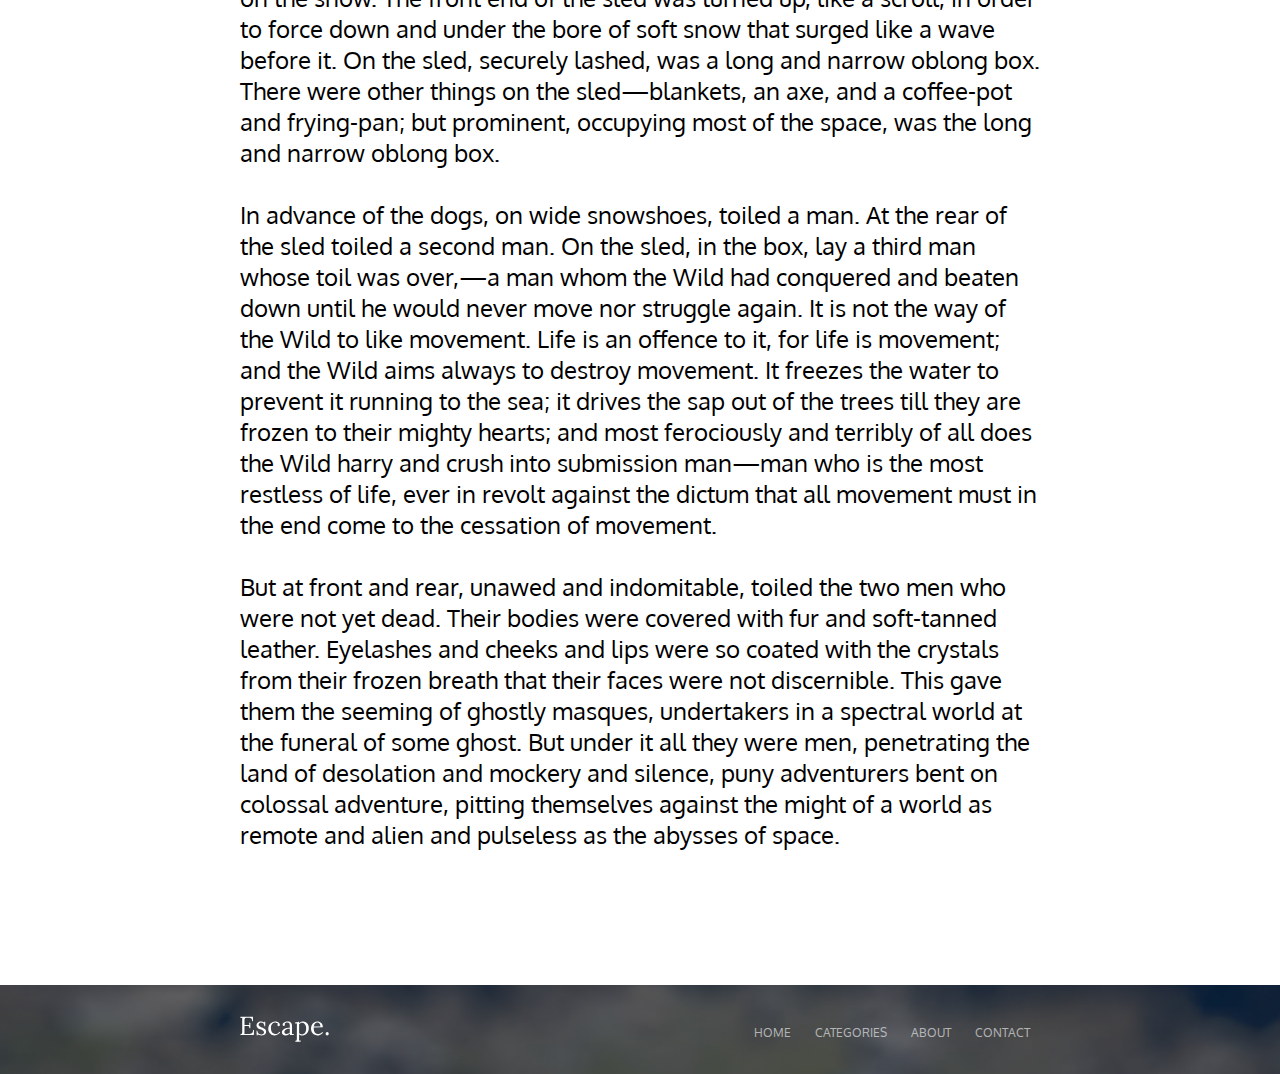
<file:  postPage/the-road-ahead.html>
<!DOCTYPE html>
<html lang="en">
<head>
    <meta charset="UTF-8">
    <title>My journal</title>

    <link rel="preconnect" href="https://fonts.googleapis.com">
    <link rel="preconnect" href="https://fonts.gstatic.com" crossorigin>

    <link href="https://fonts.googleapis.com/css2?family=Lora&display=swap" rel="stylesheet">
    <link href="https://fonts.googleapis.com/css2?family=Oxygen&display=swap" rel="stylesheet">

    <link href="pageStyle.css" rel="stylesheet">
</head>

<body>
    <header class="section-header">
        <div class="section-header-head">
            <img class="section-header__logo" src="../header_logo.svg" alt="Escape.">

            <nav class="section-header-links">
                <a class="section-header__link">HOME</a>
                <a class="section-header__link">CATEGORIES</a>
                <a class="section-header__link">ABOUT</a>
                <a class="section-header__link">CONTACT</a>
            </nav>
        </div>
    </header>

    <h1 class="title">The Road Ahead</h1>
    <h2 class="subtitle">The road ahead might be paved - it might not be.</h2>

    <img class="image" src="img1.jpg" alt="MainImage">

    <p class="mainText">
        Dark spruce forest frowned on either side the frozen waterway.
        The trees had been stripped by a recent wind of their white covering of frost, and they seemed to lean towards each other, black and ominous, in the fading light.
        A vast silence reigned over the land.
        The land itself was a desolation, lifeless, without movement, so lone and cold that the spirit of it was not even that of sadness.
        There was a hint in it of laughter, but of a laughter more terrible than any sadness—a laughter that was mirthless as the smile of the sphinx, a laughter cold as the frost and partaking of the grimness of infallibility.
        It was the masterful and incommunicable wisdom of eternity laughing at the futility of life and the effort of life.
        It was the Wild, the savage, frozen-hearted Northland Wild.
        <br><br>
        But there was life, abroad in the land and defiant.
        Down the frozen waterway toiled a string of wolfish dogs.
        Their bristly fur was rimed with frost.
        Their breath froze in the air as it left their mouths, spouting forth in spumes of vapour that settled upon the hair of their bodies and formed into crystals of frost.
        Leather harness was on the dogs, and leather traces attached them to a sled which dragged along behind.
        The sled was without runners.
        It was made of stout birch-bark, and its full surface rested on the snow.
        The front end of the sled was turned up, like a scroll, in order to force down and under the bore of soft snow that surged like a wave before it.
        On the sled, securely lashed, was a long and narrow oblong box.
        There were other things on the sled—blankets, an axe, and a coffee-pot and frying-pan; but prominent, occupying most of the space, was the long and narrow oblong box.
        <br><br>
        In advance of the dogs, on wide snowshoes, toiled a man.
        At the rear of the sled toiled a second man.
        On the sled, in the box, lay a third man whose toil was over,—a man whom the Wild had conquered and beaten down until he would never move nor struggle again.
        It is not the way of the Wild to like movement.
        Life is an offence to it, for life is movement; and the Wild aims always to destroy movement.
        It freezes the water to prevent it running to the sea;
        it drives the sap out of the trees till they are frozen to their mighty hearts;
        and most ferociously and terribly of all does the Wild harry and crush into submission man—man who is the most restless of life, ever in revolt against the dictum that all movement must in the end come to the cessation of movement.
        <br><br>
        But at front and rear, unawed and indomitable, toiled the two men who were not yet dead.
        Their bodies were covered with fur and soft-tanned leather.
        Eyelashes and cheeks and lips were so coated with the crystals from their frozen breath that their faces were not discernible.
        This gave them the seeming of ghostly masques, undertakers in a spectral world at the funeral of some ghost.
        But under it all they were men, penetrating the land of desolation and mockery and silence, puny adventurers bent on colossal adventure, pitting themselves against the might of a world as remote and alien and pulseless as the abysses of space.
    </p>

    <footer class="section-footer">
        <div class="section-footer-foot">
            <img class="section-footer__logo" src="../footer_logo.svg" alt="Escape.">

            <nav class="section-footer-links">
                <a class="section-footer__link">HOME</a>
                <a class="section-footer__link">CATEGORIES</a>
                <a class="section-footer__link">ABOUT</a>
                <a class="section-footer__link">CONTACT</a>
            </nav>
        </div>
    </footer>
</body>
</html>
</file>
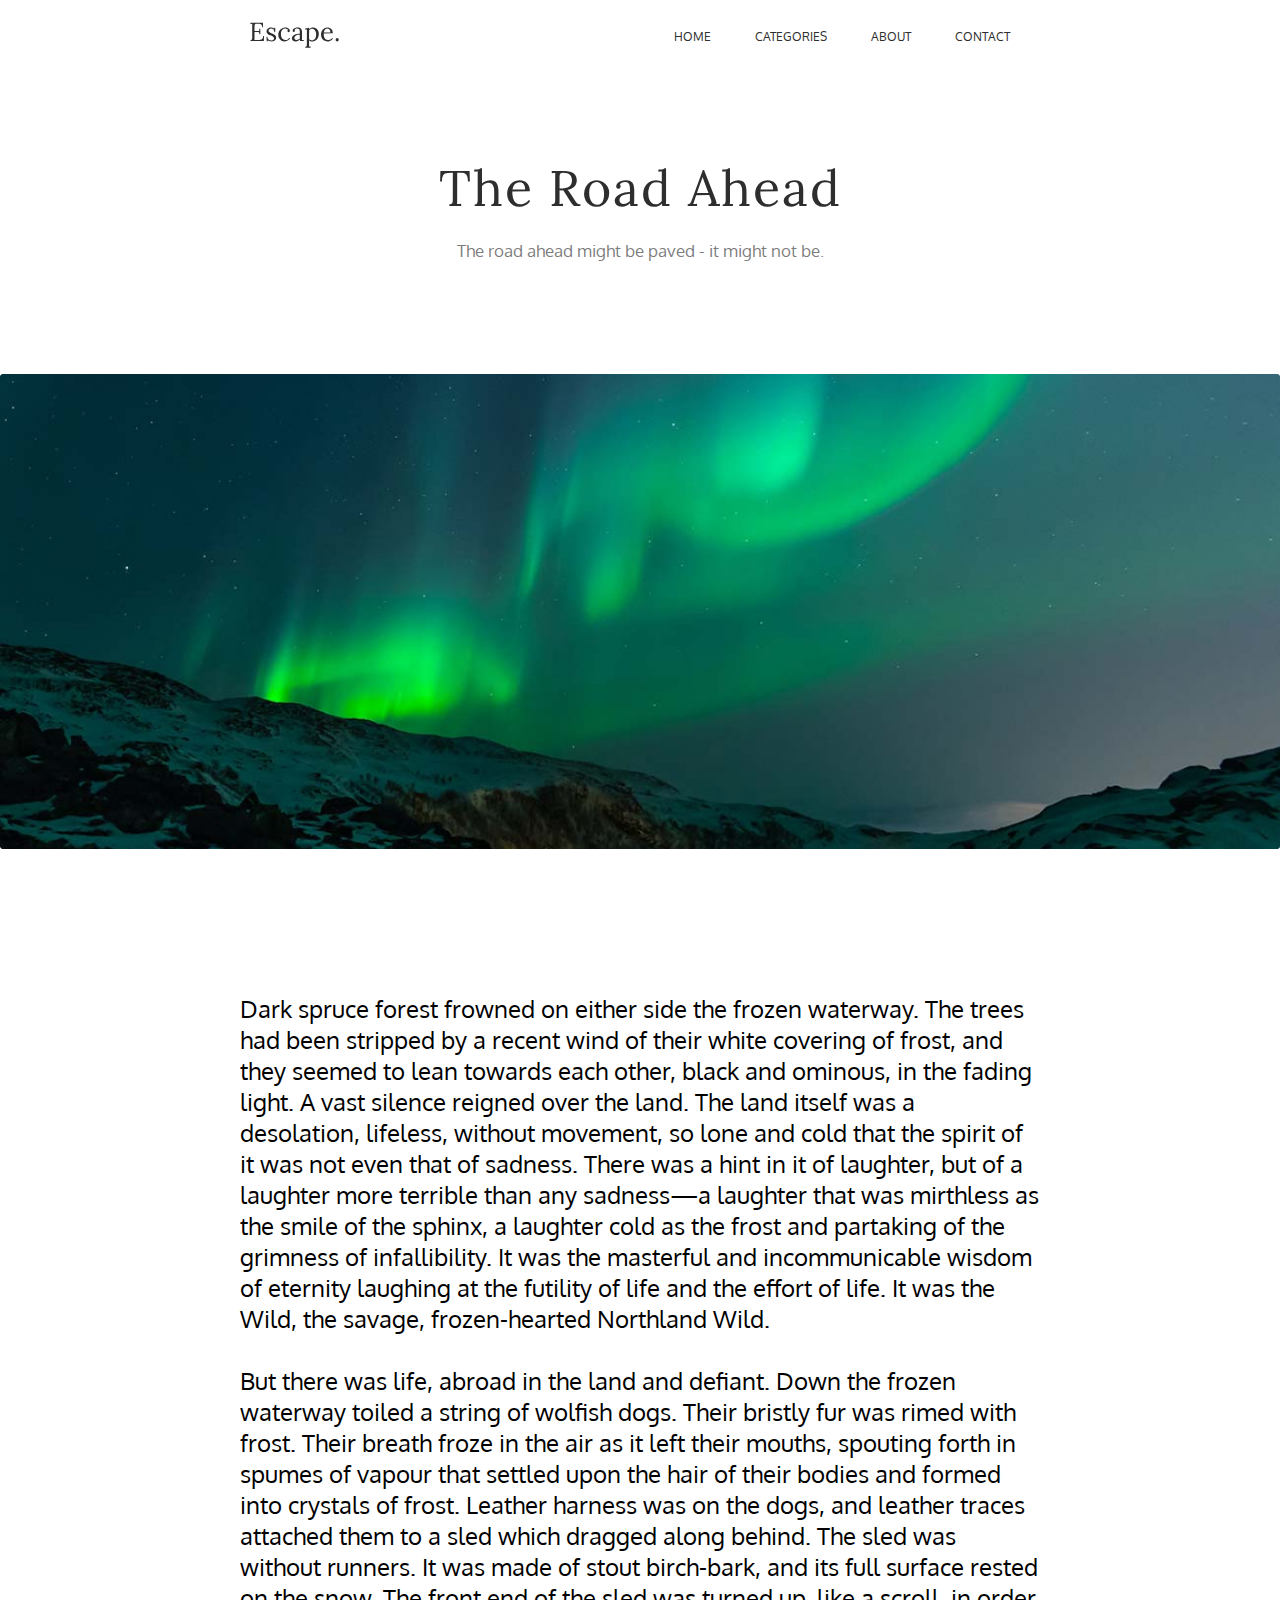
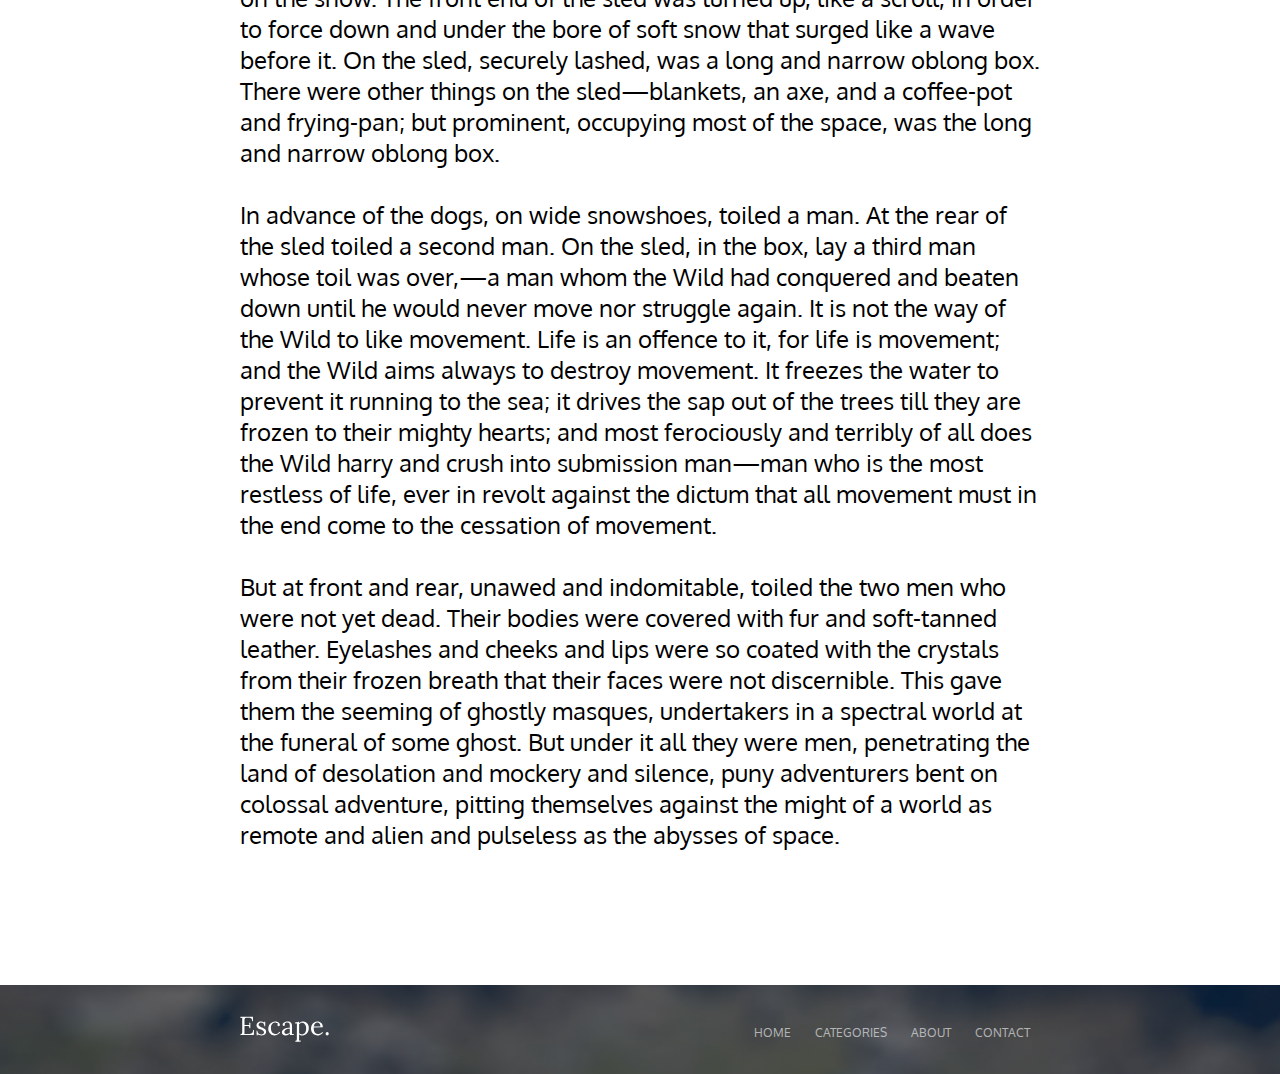
<file:  postPage/the_road_ahead.html>
<!DOCTYPE html>
<html lang="en">
<head>
    <meta charset="UTF-8">
    <title>My journal</title>

    <link rel="preconnect" href="https://fonts.googleapis.com">
    <link rel="preconnect" href="https://fonts.gstatic.com" crossorigin>

    <link href="https://fonts.googleapis.com/css2?family=Lora&display=swap" rel="stylesheet">
    <link href="https://fonts.googleapis.com/css2?family=Oxygen&display=swap" rel="stylesheet">

    <link href="the_road_ahead_stylet.css" rel="stylesheet">
</head>

<body>
    <header class="section-header">
        <div class="section-header-head">
            <img class="section-header__logo" src="../header_logo.svg" alt="Escape.">

            <nav class="section-header-links">
                <a class="section-header__link">HOME</a>
                <a class="section-header__link">CATEGORIES</a>
                <a class="section-header__link">ABOUT</a>
                <a class="section-header__link">CONTACT</a>
            </nav>
        </div>
    </header>

    <h1 class="title">The Road Ahead</h1>
    <h2 class="subtitle">The road ahead might be paved - it might not be.</h2>

    <img class="image" src="img1.jpg" alt="MainImage">

    <p class="mainText">
        Dark spruce forest frowned on either side the frozen waterway.
        The trees had been stripped by a recent wind of their white covering of frost, and they seemed to lean towards each other, black and ominous, in the fading light.
        A vast silence reigned over the land.
        The land itself was a desolation, lifeless, without movement, so lone and cold that the spirit of it was not even that of sadness.
        There was a hint in it of laughter, but of a laughter more terrible than any sadness—a laughter that was mirthless as the smile of the sphinx, a laughter cold as the frost and partaking of the grimness of infallibility.
        It was the masterful and incommunicable wisdom of eternity laughing at the futility of life and the effort of life.
        It was the Wild, the savage, frozen-hearted Northland Wild.
        <br><br>
        But there was life, abroad in the land and defiant.
        Down the frozen waterway toiled a string of wolfish dogs.
        Their bristly fur was rimed with frost.
        Their breath froze in the air as it left their mouths, spouting forth in spumes of vapour that settled upon the hair of their bodies and formed into crystals of frost.
        Leather harness was on the dogs, and leather traces attached them to a sled which dragged along behind.
        The sled was without runners.
        It was made of stout birch-bark, and its full surface rested on the snow.
        The front end of the sled was turned up, like a scroll, in order to force down and under the bore of soft snow that surged like a wave before it.
        On the sled, securely lashed, was a long and narrow oblong box.
        There were other things on the sled—blankets, an axe, and a coffee-pot and frying-pan; but prominent, occupying most of the space, was the long and narrow oblong box.
        <br><br>
        In advance of the dogs, on wide snowshoes, toiled a man.
        At the rear of the sled toiled a second man.
        On the sled, in the box, lay a third man whose toil was over,—a man whom the Wild had conquered and beaten down until he would never move nor struggle again.
        It is not the way of the Wild to like movement.
        Life is an offence to it, for life is movement; and the Wild aims always to destroy movement.
        It freezes the water to prevent it running to the sea;
        it drives the sap out of the trees till they are frozen to their mighty hearts;
        and most ferociously and terribly of all does the Wild harry and crush into submission man—man who is the most restless of life, ever in revolt against the dictum that all movement must in the end come to the cessation of movement.
        <br><br>
        But at front and rear, unawed and indomitable, toiled the two men who were not yet dead.
        Their bodies were covered with fur and soft-tanned leather.
        Eyelashes and cheeks and lips were so coated with the crystals from their frozen breath that their faces were not discernible.
        This gave them the seeming of ghostly masques, undertakers in a spectral world at the funeral of some ghost.
        But under it all they were men, penetrating the land of desolation and mockery and silence, puny adventurers bent on colossal adventure, pitting themselves against the might of a world as remote and alien and pulseless as the abysses of space.
    </p>

    <footer class="section-footer">
        <div class="section-footer-foot">
            <img class="section-footer__logo" src="../footer_logo.svg" alt="Escape.">

            <nav class="section-footer-links">
                <a class="section-footer__link">HOME</a>
                <a class="section-footer__link">CATEGORIES</a>
                <a class="section-footer__link">ABOUT</a>
                <a class="section-footer__link">CONTACT</a>
            </nav>
        </div>
    </footer>
</body>
</html>
</file>
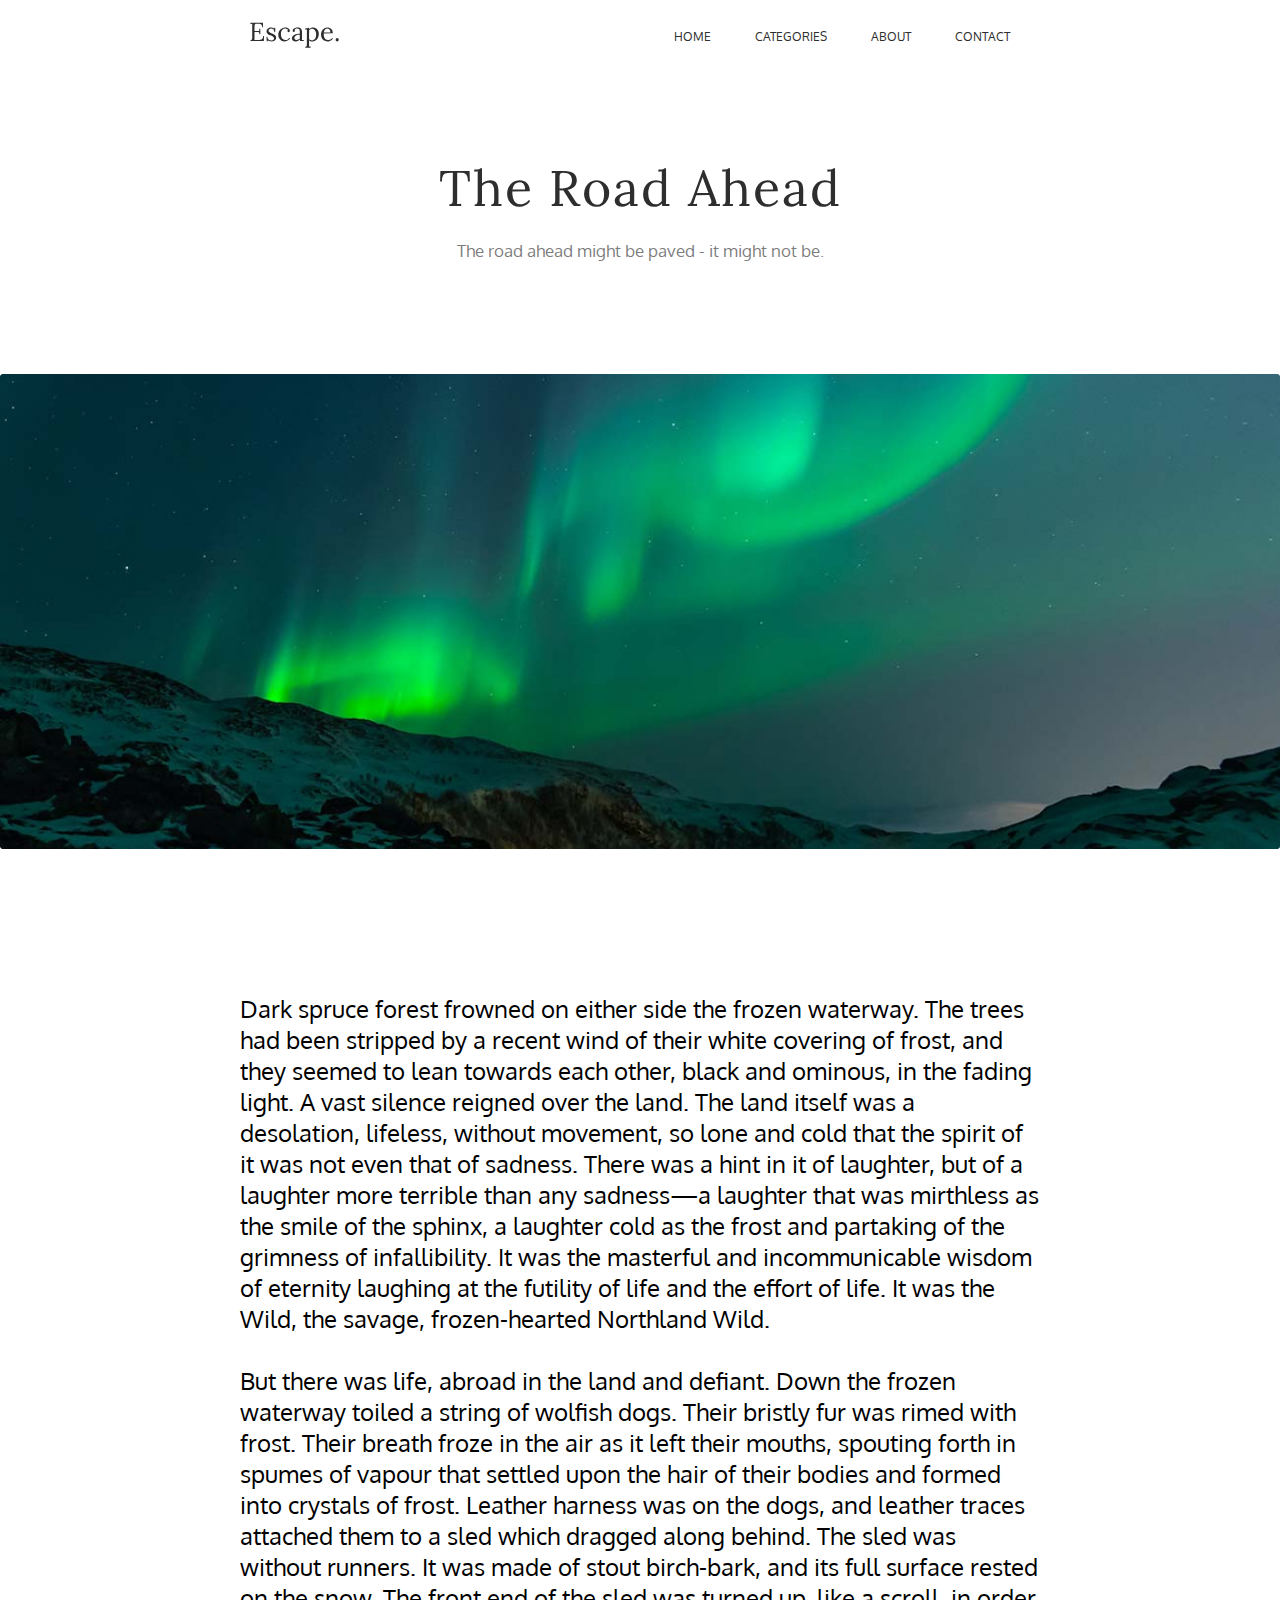
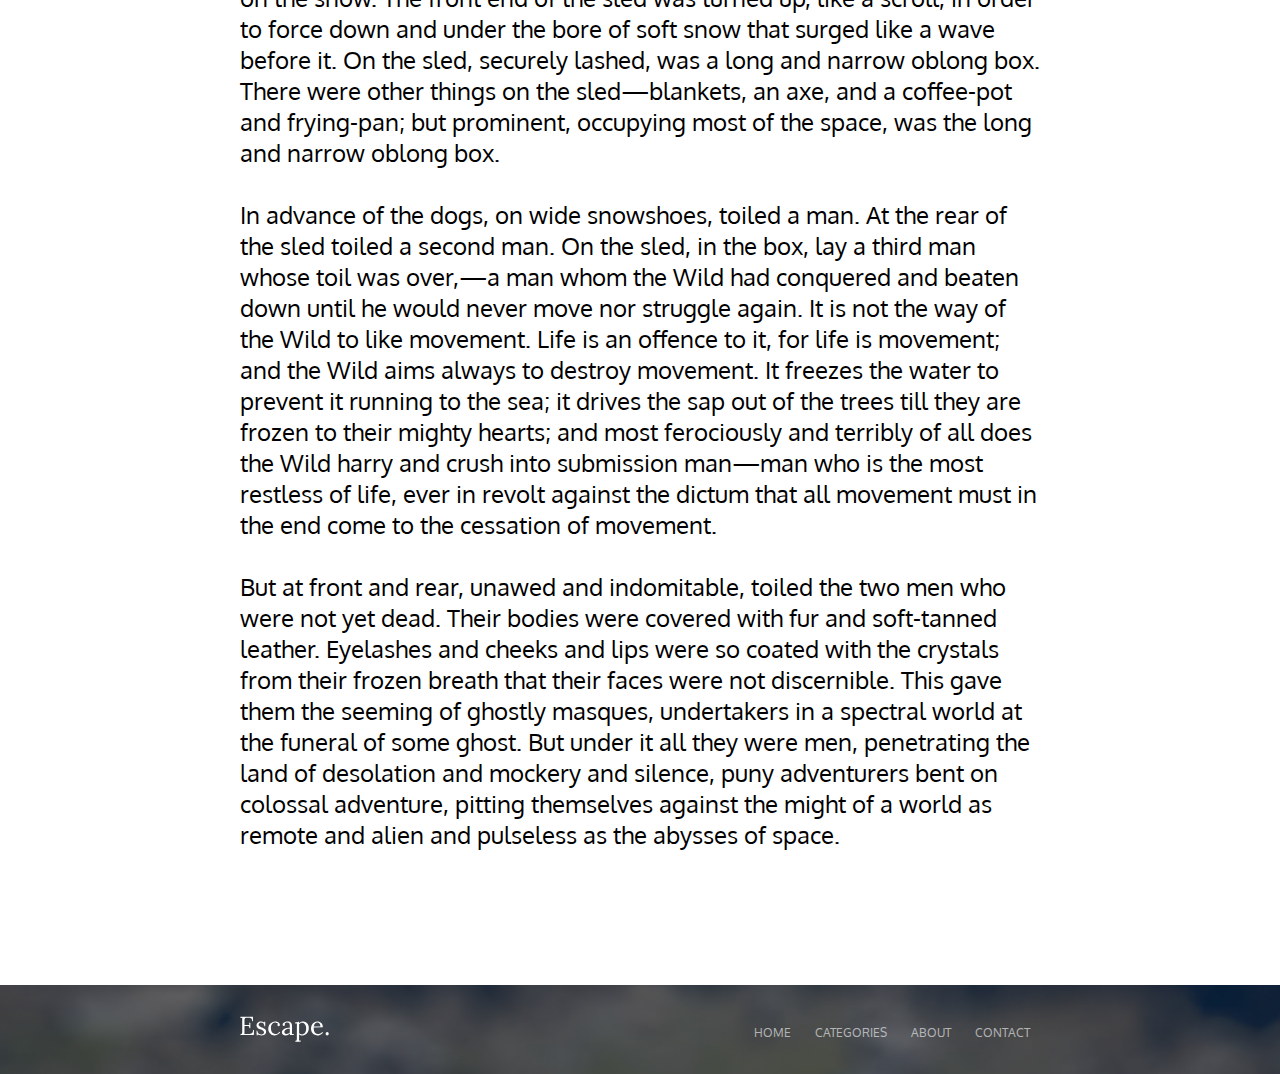
<file: lab1/the-road-ahead.html>
<!DOCTYPE html>
<html lang="en">
<head>
    <meta charset="UTF-8">
    <title>My journal</title>

    <link rel="preconnect" href="https://fonts.googleapis.com">
    <link rel="preconnect" href="https://fonts.gstatic.com" crossorigin>

    <link href="https://fonts.googleapis.com/css2?family=Lora&display=swap" rel="stylesheet">
    <link href="https://fonts.googleapis.com/css2?family=Oxygen&display=swap" rel="stylesheet">

    <link href="./style.css" rel="stylesheet">
</head>

<!-- Настроить header и footer -->
<body>
    <header class="header">
        <div class="head">
            <img class="header-logo" src="header_logo.svg" alt="Escape.">

            <nav class="header-links">
                <a class="header-link">HOME</a>
                <a class="header-link">CATEGORIES</a>
                <a class="header-link">ABOUT</a>
                <a class="header-link">CONTACT</a>
            </nav>
        </div>
    </header>

    <h1 class="title">The Road Ahead</h1>
    <h2 class="subtitle">The road ahead might be paved - it might not be.</h2>

    <img class="image" src="./img1.jpg" alt="MainImage">

    <p class="mainText">
        Dark spruce forest frowned on either side the frozen waterway.
        The trees had been stripped by a recent wind of their white covering of frost, and they seemed to lean towards each other, black and ominous, in the fading light.
        A vast silence reigned over the land.
        The land itself was a desolation, lifeless, without movement, so lone and cold that the spirit of it was not even that of sadness.
        There was a hint in it of laughter, but of a laughter more terrible than any sadness—a laughter that was mirthless as the smile of the sphinx, a laughter cold as the frost and partaking of the grimness of infallibility.
        It was the masterful and incommunicable wisdom of eternity laughing at the futility of life and the effort of life.
        It was the Wild, the savage, frozen-hearted Northland Wild.
        <br><br>
        But there was life, abroad in the land and defiant.
        Down the frozen waterway toiled a string of wolfish dogs.
        Their bristly fur was rimed with frost.
        Their breath froze in the air as it left their mouths, spouting forth in spumes of vapour that settled upon the hair of their bodies and formed into crystals of frost.
        Leather harness was on the dogs, and leather traces attached them to a sled which dragged along behind.
        The sled was without runners.
        It was made of stout birch-bark, and its full surface rested on the snow.
        The front end of the sled was turned up, like a scroll, in order to force down and under the bore of soft snow that surged like a wave before it.
        On the sled, securely lashed, was a long and narrow oblong box.
        There were other things on the sled—blankets, an axe, and a coffee-pot and frying-pan; but prominent, occupying most of the space, was the long and narrow oblong box.
        <br><br>
        In advance of the dogs, on wide snowshoes, toiled a man.
        At the rear of the sled toiled a second man.
        On the sled, in the box, lay a third man whose toil was over,—a man whom the Wild had conquered and beaten down until he would never move nor struggle again.
        It is not the way of the Wild to like movement.
        Life is an offence to it, for life is movement; and the Wild aims always to destroy movement.
        It freezes the water to prevent it running to the sea;
        it drives the sap out of the trees till they are frozen to their mighty hearts;
        and most ferociously and terribly of all does the Wild harry and crush into submission man—man who is the most restless of life, ever in revolt against the dictum that all movement must in the end come to the cessation of movement.
        <br><br>
        But at front and rear, unawed and indomitable, toiled the two men who were not yet dead.
        Their bodies were covered with fur and soft-tanned leather.
        Eyelashes and cheeks and lips were so coated with the crystals from their frozen breath that their faces were not discernible.
        This gave them the seeming of ghostly masques, undertakers in a spectral world at the funeral of some ghost.
        But under it all they were men, penetrating the land of desolation and mockery and silence, puny adventurers bent on colossal adventure, pitting themselves against the might of a world as remote and alien and pulseless as the abysses of space.
    </p>

    <footer class="footer">
        <div class="foot">
            <img class="footer-logo" src="footer_logo.svg" alt="Escape.">

            <nav class="footer-links">
                <a class="footer-link">HOME</a>
                <a class="footer-link">CATEGORIES</a>
                <a class="footer-link">ABOUT</a>
                <a class="footer-link">CONTACT</a>
            </nav>
        </div>
    </footer>
</body>
</html>
</file>
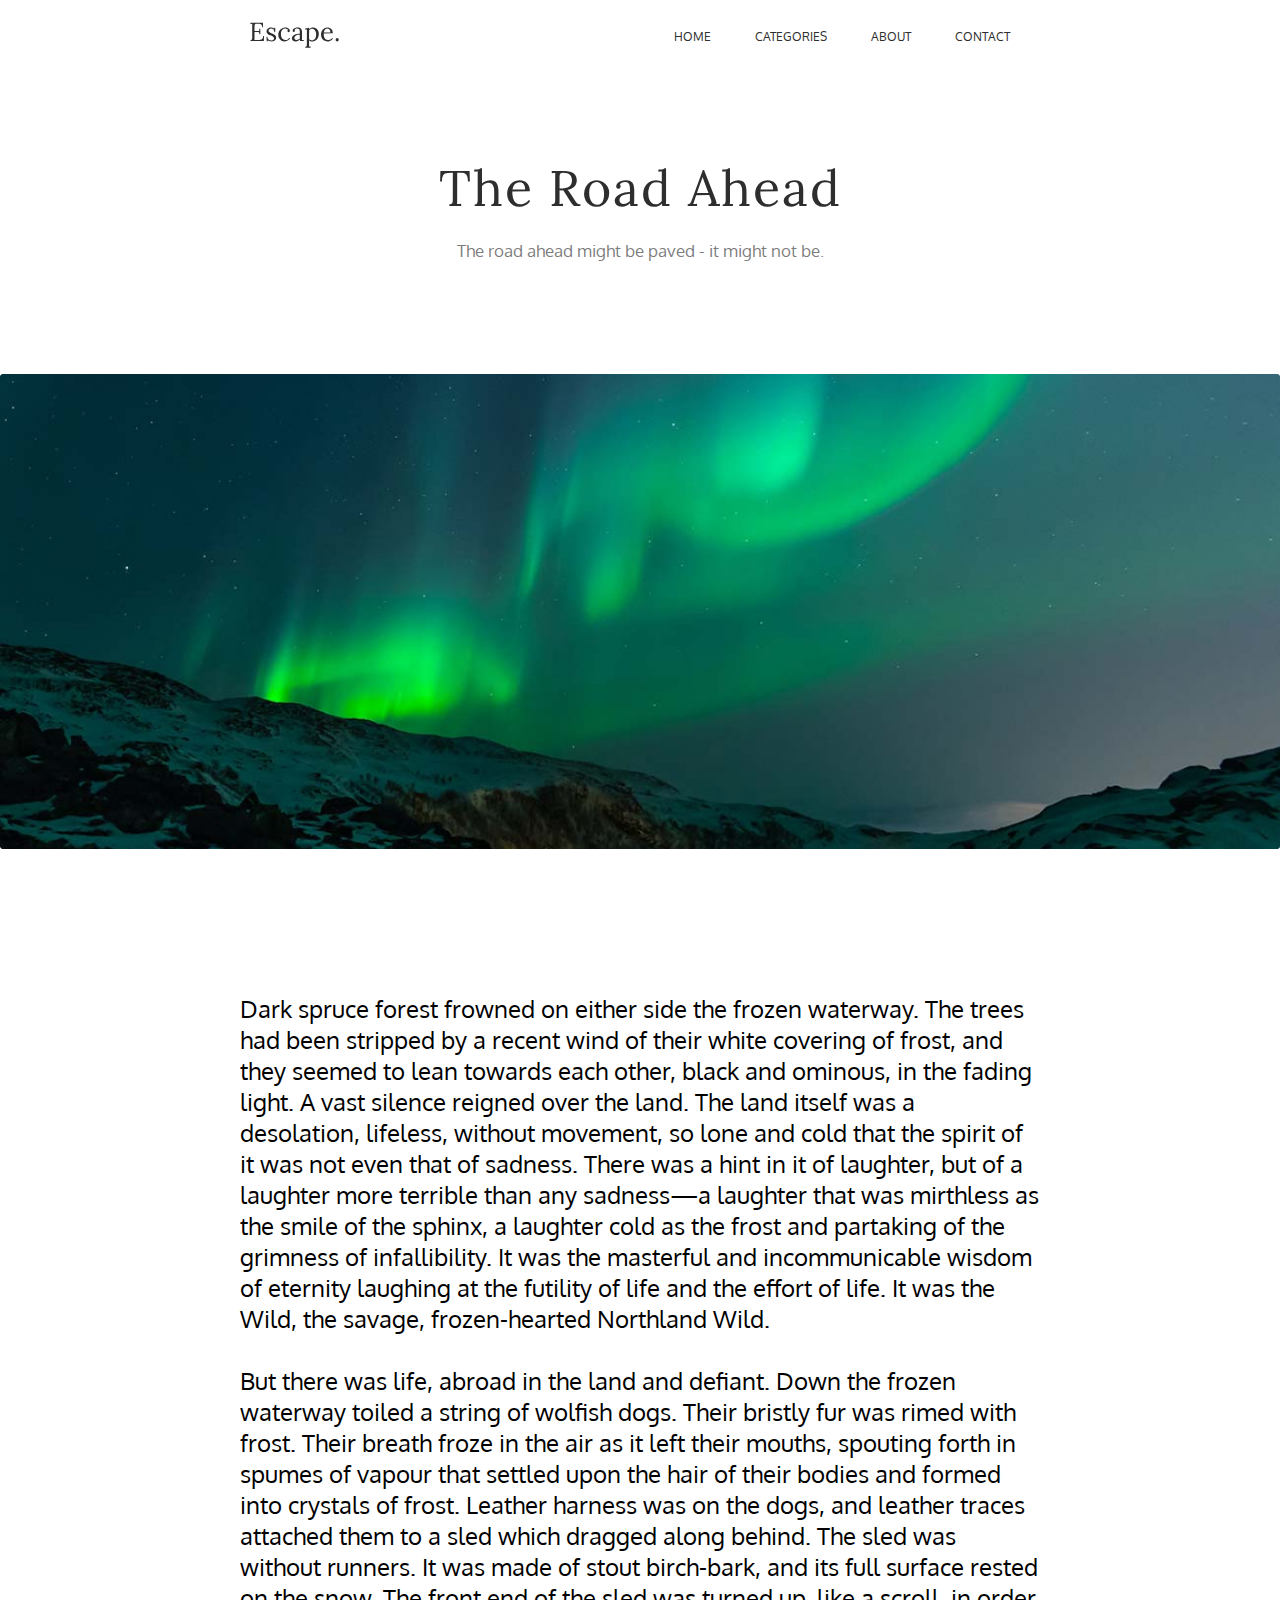
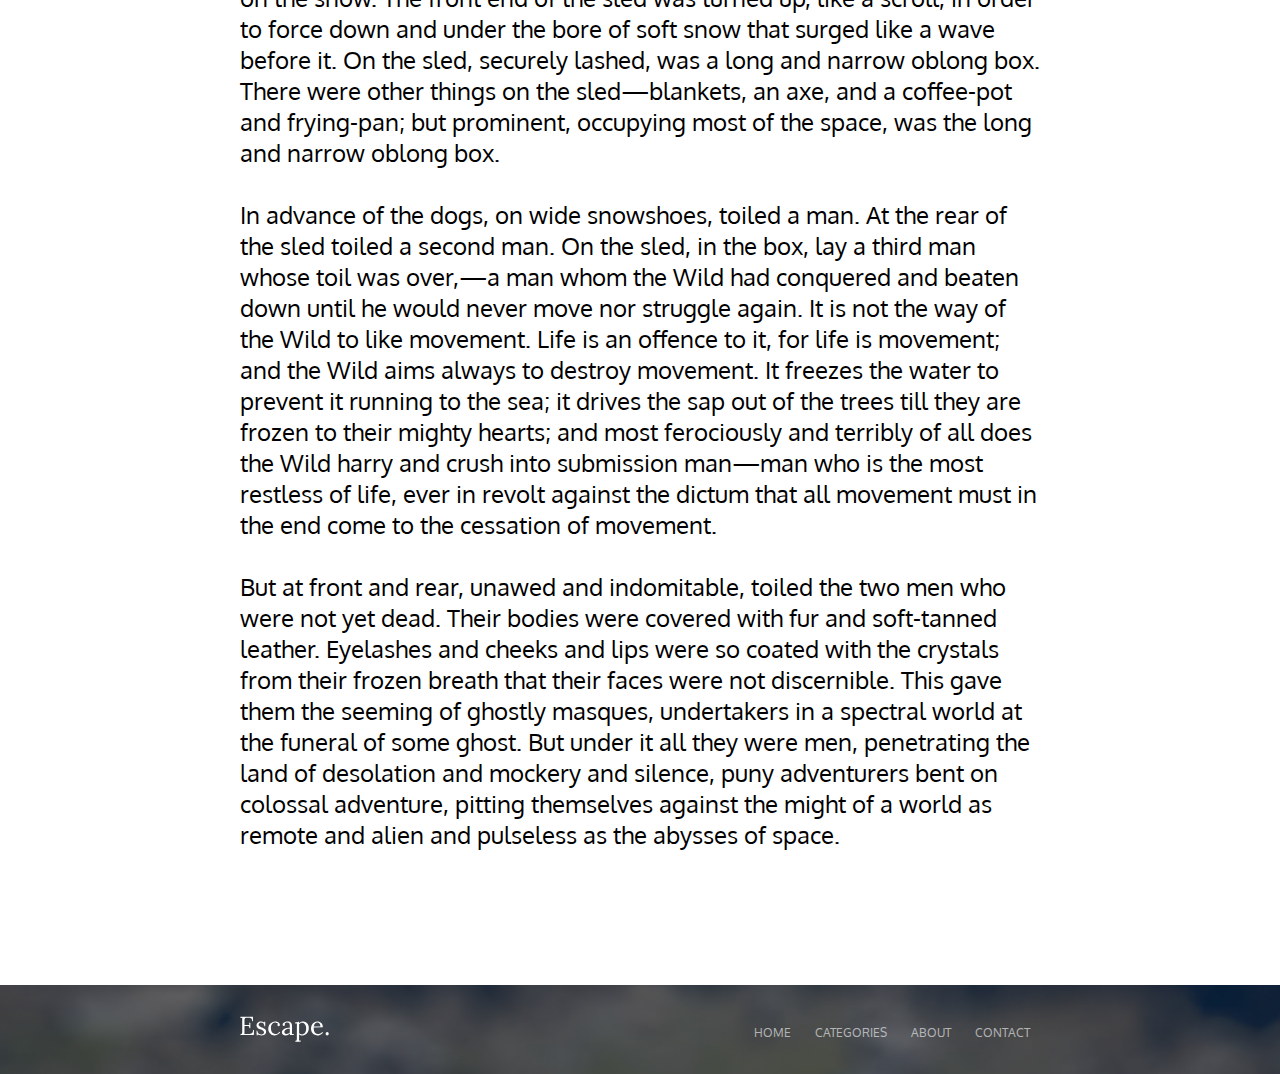
<file: pages/the-road-ahead.html>
<!DOCTYPE html>
<html lang="en">
<head>
    <meta charset="UTF-8">
    <title>My journal</title>

    <link rel="preconnect" href="https://fonts.googleapis.com">
    <link rel="preconnect" href="https://fonts.gstatic.com" crossorigin>

    <link href="https://fonts.googleapis.com/css2?family=Lora&display=swap" rel="stylesheet">
    <link href="https://fonts.googleapis.com/css2?family=Oxygen&display=swap" rel="stylesheet">

    <link href="../static/styles/pageStyle.css" rel="stylesheet">
</head>

<body>
    <header class="header">
        <div class="head">
            <img class="header-logo" src="../static/img/header_logo.svg" alt="Escape.">

            <nav class="header-links">
                <a class="header-link">HOME</a>
                <a class="header-link">CATEGORIES</a>
                <a class="header-link">ABOUT</a>
                <a class="header-link">CONTACT</a>
            </nav>
        </div>
    </header>

    <h1 class="title">The Road Ahead</h1>
    <h2 class="subtitle">The road ahead might be paved - it might not be.</h2>

    <img class="image" src="../static/img/img1.jpg" alt="MainImage">

    <p class="mainText">
        Dark spruce forest frowned on either side the frozen waterway.
        The trees had been stripped by a recent wind of their white covering of frost, and they seemed to lean towards each other, black and ominous, in the fading light.
        A vast silence reigned over the land.
        The land itself was a desolation, lifeless, without movement, so lone and cold that the spirit of it was not even that of sadness.
        There was a hint in it of laughter, but of a laughter more terrible than any sadness—a laughter that was mirthless as the smile of the sphinx, a laughter cold as the frost and partaking of the grimness of infallibility.
        It was the masterful and incommunicable wisdom of eternity laughing at the futility of life and the effort of life.
        It was the Wild, the savage, frozen-hearted Northland Wild.
        <br><br>
        But there was life, abroad in the land and defiant.
        Down the frozen waterway toiled a string of wolfish dogs.
        Their bristly fur was rimed with frost.
        Their breath froze in the air as it left their mouths, spouting forth in spumes of vapour that settled upon the hair of their bodies and formed into crystals of frost.
        Leather harness was on the dogs, and leather traces attached them to a sled which dragged along behind.
        The sled was without runners.
        It was made of stout birch-bark, and its full surface rested on the snow.
        The front end of the sled was turned up, like a scroll, in order to force down and under the bore of soft snow that surged like a wave before it.
        On the sled, securely lashed, was a long and narrow oblong box.
        There were other things on the sled—blankets, an axe, and a coffee-pot and frying-pan; but prominent, occupying most of the space, was the long and narrow oblong box.
        <br><br>
        In advance of the dogs, on wide snowshoes, toiled a man.
        At the rear of the sled toiled a second man.
        On the sled, in the box, lay a third man whose toil was over,—a man whom the Wild had conquered and beaten down until he would never move nor struggle again.
        It is not the way of the Wild to like movement.
        Life is an offence to it, for life is movement; and the Wild aims always to destroy movement.
        It freezes the water to prevent it running to the sea;
        it drives the sap out of the trees till they are frozen to their mighty hearts;
        and most ferociously and terribly of all does the Wild harry and crush into submission man—man who is the most restless of life, ever in revolt against the dictum that all movement must in the end come to the cessation of movement.
        <br><br>
        But at front and rear, unawed and indomitable, toiled the two men who were not yet dead.
        Their bodies were covered with fur and soft-tanned leather.
        Eyelashes and cheeks and lips were so coated with the crystals from their frozen breath that their faces were not discernible.
        This gave them the seeming of ghostly masques, undertakers in a spectral world at the funeral of some ghost.
        But under it all they were men, penetrating the land of desolation and mockery and silence, puny adventurers bent on colossal adventure, pitting themselves against the might of a world as remote and alien and pulseless as the abysses of space.
    </p>

    <footer class="footer">
        <div class="foot">
            <img class="footer-logo" src="../static/img/footer_logo.svg" alt="Escape.">

            <nav class="footer-links">
                <a class="footer-link">HOME</a>
                <a class="footer-link">CATEGORIES</a>
                <a class="footer-link">ABOUT</a>
                <a class="footer-link">CONTACT</a>
            </nav>
        </div>
    </footer>
</body>
</html>
</file>
<file: lab1/style.css>
* {
    margin: 0;
}

body {
    overflow-x: hidden;
}

.header {
    height: 74px;
    box-sizing: border-box;
    margin-bottom: 82px;
    padding-top: 17px;
}

.head {
    height: 40px;
    margin-inline: 250px;
    overflow: clip;
}

.header-logo {
    display: inline-block;
    margin-top: 5px;
}

.header-links {
    display: inline-block;
    vertical-align: middle;
    margin-left: auto;
    height: 40px;
    padding-top: 10px;
    float: right;
}

.header-link {
    padding-inline: 20px;
    cursor: pointer;
    font-size: 12px;
    font-family: "Oxygen", sans-serif;
    color: rgba(46, 46, 46, 1);
    text-decoration: none;
}

.footer-link {
    padding-inline: 10px;
    cursor: pointer;
    font-family: "Oxygen", sans-serif;
    font-size: 12px;
    color: rgba(255, 255, 255, 0.6);
    text-decoration: none;
}

.footer-links {
    float: right;
    vertical-align: middle;
    display: inline-block;
    padding-top: 10px;
}

.title {
    font-family: "Lora", serif;
    font-size: 50px;
    text-align: center;
    margin-bottom: 20px;
    font-weight: 400;
    letter-spacing: 2px;
    color: rgba(46, 46, 46, 1);
}

.subtitle {
    font-family: "Oxygen", sans-serif;
    font-size: 17px;
    color: rgba(46, 46, 46, 0.63);
    text-align: center;
    margin-bottom: 113px;
    font-weight: 400;
}

.image {
    width: 100%;
    margin-bottom: 140px;
}

.mainText {
    font-size: 24px;
    font-family: "Oxygen", sans-serif;
    margin-inline: 240px;
    margin-bottom: 135px;
}

.footer {
    height: 89px;
    background-image: url("./footer.jpg");
    background-color: rgba(35, 47, 56, 0.6);
    background-blend-mode: darken;
    background-size: cover;
    padding-top: 28px;
    box-sizing: border-box;
}

.foot {
    margin-inline: 240px;
    height: 34px;
    overflow: hidden;
}

.footer-logo path {
    fill: white;
}

.footer-logo {
    display: inline-block;
    margin-top: 3px;
}
</file>
<file: main_page/main_page_style.css>
* {
    margin: 0;
    box-sizing: border-box;
}

body {
    overflow-x: hidden;
    background-color: #F7F7F7;
}

.links {
    margin-left: auto;
    margin-right: 0;
}

.link {
    text-decoration: none;
    cursor: pointer;
}

.block {
    cursor: pointer;
}

.nav-panel {
    display: flex;
    max-width: 960px;
    margin-inline: auto;
}

.section-header {
    width: 100%;
    padding: 17px 0 157px;
    background-image: url("images/preview/preview_image.jpg");
    background-color: rgba(35, 47, 56, 0.6);
    background-blend-mode: darken;
    background-size: cover;
}

.section-header__nav-panel {
    margin-bottom: 110px;
}

.section-header__logo {
    margin-top: 3px;
    margin-bottom: 11px;
}

.section-header__header-links {
    padding-top: 10px;
    padding-bottom: 10px;
}

.section-header__link {
    margin-inline: 10px;
    font-family: "Oxygen", sans-serif;
    font-size: 12px;
    font-weight: 400;
    color: white;
}

.preview-heading {
    text-align: center;
}

.preview__title {
    font-family: "Lora", serif;
    font-size: 50px;
    font-weight: 400;
    letter-spacing: 2px;
    color: white;
    margin-bottom: 20px;
}

.preview__subtitle {
    font-family: "Oxygen", sans-serif;
    font-size: 17px;
    font-weight: 400;
    font-style: normal;
    color: white;
    margin-bottom: 30px;
    opacity: 63%;
}

.preview__button {
    width: 167px;
    height: 44px;
    background-color: #DD783F;
    border-radius: 3px;
    border: none;
    font-family: "Oxygen", sans-serif;
    font-size: 13px;
    font-weight: 400;
    color: white;
    cursor: pointer;
}

.menu {
    background-color: white;
}

.menu__list {
    max-width: 960px;
    margin-inline: auto;
    display: flex;
    list-style-type: none;
    justify-content: space-around;
}

.menu__link {
    display: block;
    font-family: "Lora", serif;
    font-weight: 400;
    font-size: 14px;
    color: #768088;
    padding-block: 22px;
}

.featured-content {
    max-width: 960px;
    margin-inline: auto;
    padding-top: 60px;
}

.content__title {
    font-family: "Oxygen", sans-serif;
    font-weight: 400;
    font-size: 20px;
    color: #2E2E2E;
    letter-spacing: 2px;
    text-align: center;
    margin-bottom: 17px;
}

.featured-content__line {
    width: 188px;
    border: 1px solid #DEDEDE;
    margin-inline: auto;
    margin-bottom: 12px;
}

.featured-content__content {
    display: flex;
    flex-wrap: wrap;
    gap: 25px 20px;
    padding-inline: 10px;
    padding-top: 7px;
    padding-bottom: 7px;
    justify-content: space-around;
}

.featured-content__block {
    width: 460px;
    height: 280px;
    position: relative;
}

.featured-content__block-heading {
    margin-top: 157px;
    margin-left: 20px;
}

.featured-content__block-title {
    font-family: "Lora", serif;
    font-weight: 400;
    font-size: 27px;
    color: white;
    margin-bottom: 6px;
}

.featured-content__block-subtitle {
    font-family: "Oxygen", sans-serif;
    font-weight: 400;
    font-size: 14px;
    color: white;
    margin-bottom: 12px;
    line-height: 25px;
}

.featured-content__block-info {
    display: flex;
    margin-left: 20px;
}

.author-img {
    margin-top: 5px;
    max-width: 26px;
    max-height: 26px;
}

.featured-content__author-name {
    font-family: "Oxygen", sans-serif;
    font-weight: 400;
    font-size: 12px;
    color: white;
    margin-left: 10px;
    line-height: 35px;
}

.featured-content__block-date {
    font-family: "Oxygen", sans-serif;
    font-weight: 400;
    font-size: 12px;
    color: white;
    line-height: 35px;
    margin-right: 20px;
    margin-left: auto;
}

.featured-content__block-type {
    height: 26px;
    width: 87px;
}

.featured-content__type {
    position: absolute;
    top: 20px;
    left: 20px;
    font-family: "Oxygen", sans-serif;
    font-weight: 400;
    font-size: 12px;
    line-height: 13px;
    color: white;
    border-radius: 2px;
    background-color: #DD783F;
    padding: 6px 9px;
}

.the-road-ahead {
    background-image: url("images/preview/the_road_ahead_preview.jpg");
    background-size: cover;
}

.from-top-down {
    background-image: url("images/preview/from_top_down_preview.jpg");
    background-size: cover;
}

.recent-content {
    padding-top: 60px;
    max-width: 960px;
    margin-inline: auto;
    margin-bottom: 89px;
    padding-inline: 12px;
}

.recent-content__content {
    padding-top: 6px;
    padding-bottom: 19px;
    display: flex;
    flex-wrap: wrap;
    gap: 25px 20px;
    justify-content: space-around;
}

.recent-content__block {
    background-color: white;
    width: 296px;
    margin-bottom: 25px;
}

.recent-content__block-heading {
    margin-top: 14px;
    margin-left: 13px;
    height: 93px;
}

.recent-content__block-title {
    font-family: "Lora", serif;
    font-weight: 400;
    font-size: 16px;
    line-height: 21px;
    margin-bottom: 6px;
}

.recent-content__block-subtitle {
    font-family: "Oxygen", sans-serif;
    font-weight: 400;
    font-size: 13px;
    line-height: 19px;
}

.recent-content__block-line {
    border: 1px solid #EFEFEF;
}

.recent-content__block-info {
    background-color: #FCFCFC;
    display: flex;
    margin-left: 13px;
    height: 48px
}

.resent-content__author-img {
    max-width: 26px;
    max-height: 26px;
    margin-top: 12px;
}

.recent-content__author-name {
    font-family: "Oxygen", sans-serif;
    font-weight: 400;
    font-size: 11px;
    line-height: 35px;
    color: #999999;
    margin-top: 7px;
    margin-left: 10px;
}

.recent-content__block-date {
    font-family: "Oxygen", sans-serif;
    font-weight: 400;
    font-size: 12px;
    line-height: 35px;
    color: #999999;
    margin-left: auto;
    margin-right: 13px;
    margin-top: 7px;
}

.section-footer {
    background-image: url("../footer.jpg");
    background-size: cover;
    height: 89px;
    padding-top: 28px;
    background-color: rgba(35, 47, 56, 0.6);
    background-blend-mode: darken;
}

.section-footer__nav-panel {
    display: flex;
    height: 34px;
    max-width: 960px;
    margin-inline: auto;
}

.section-footer__logo {
    padding: 3px 0 5px;
}

.section-footer__links {
    padding-top: 3px;
    padding-bottom: 3px;
}

.section-footer__link {
    font-family: "Oxygen", sans-serif;
    font-weight: 400;
    font-size: 11px;
    line-height: 26px;
    color: white;
    opacity: 60%;
    margin-inline: 10px;
}
</file>
<file: mainPage/main_page_style.css>
* {
    margin: 0;
    box-sizing: border-box;
}

body {
    overflow-x: hidden;
    background-color: #F7F7F7;
}

.links {
    margin-left: auto;
    margin-right: 0;
}

.link {
    text-decoration: none;
    cursor: pointer;
}

.block {
    cursor: pointer;
}

.nav-panel {
    display: flex;
    max-width: 960px;
    margin-inline: auto;
}

.section-header {
    width: 100%;
    padding: 17px 0 157px;
    background-image: url("images/preview/preview_image.jpg");
    background-color: rgba(35, 47, 56, 0.6);
    background-blend-mode: darken;
    background-size: cover;
}

.section-header__nav-panel {
    height: 40px;
    margin-bottom: 110px;
}

.section-header__logo {
    margin-top: 3px;
    margin-bottom: 11px;
}

.section-header__header-links {
    padding-top: 10px;
    padding-bottom: 10px;
}

.section-header__link {
    margin-inline: 10px;
    font-family: "Oxygen", sans-serif;
    font-size: 12px;
    font-weight: 400;
    color: white;
}

.preview-heading {
    text-align: center;
}

.preview__title {
    font-family: "Lora", serif;
    font-size: 50px;
    font-weight: 400;
    letter-spacing: 2px;
    color: white;
    margin-bottom: 20px;
}

.preview__subtitle {
    font-family: "Oxygen", sans-serif;
    font-size: 17px;
    font-weight: 400;
    font-style: normal;
    color: white;
    margin-bottom: 30px;
    opacity: 63%;
}

.preview__button {
    width: 167px;
    height: 44px;
    background-color: #DD783F;
    border-radius: 3px;
    border: none;
    font-family: "Oxygen", sans-serif;
    font-size: 13px;
    font-weight: 400;
    color: white;
    cursor: pointer;
}

.menu {
    background-color: white;
}

.menu__list {
    max-width: 960px;
    margin-inline: auto;
    display: flex;
    list-style-type: none;
    justify-content: space-around;
}

.menu__link {
    display: block;
    font-family: "Lora", serif;
    font-weight: 400;
    font-size: 14px;
    color: #768088;
    padding-block: 22px;
}

.featured-content {
    max-width: 960px;
    margin-inline: auto;
    padding-top: 60px;
}

.content__title {
    font-family: "Oxygen", sans-serif;
    font-weight: 400;
    font-size: 20px;
    color: #2E2E2E;
    letter-spacing: 2px;
    text-align: center;
    margin-bottom: 17px;
}

.featured-content__line {
    width: 188px;
    border: 1px solid #DEDEDE;
    margin-inline: auto;
    margin-bottom: 12px;
}

.featured-content__content {
    display: flex;
    flex-wrap: wrap;
    gap: 25px 20px;
    padding-inline: 10px;
    padding-top: 7px;
    padding-bottom: 7px;
    justify-content: space-around;
}

.featured-content__block {
    width: 460px;
    height: 280px;
    position: relative;
}

.featured-content__block-heading {
    margin-top: 157px;
    margin-left: 20px;
}

.featured-content__block-title {
    font-family: "Lora", serif;
    font-weight: 400;
    font-size: 27px;
    color: white;
    margin-bottom: 6px;
}

.featured-content__block-subtitle {
    font-family: "Oxygen", sans-serif;
    font-weight: 400;
    font-size: 14px;
    color: white;
    margin-bottom: 12px;
    line-height: 25px;
}

.featured-content__block-info {
    display: flex;
    margin-left: 20px;
}

.featured-content__block-author {
    display: flex;
}

.author-img {
    margin-top: 5px;
    max-width: 26px;
    max-height: 26px;
}

.featured-content__author-name {
    font-family: "Oxygen", sans-serif;
    font-weight: 400;
    font-size: 12px;
    color: white;
    margin-left: 10px;
    line-height: 35px;
}

.featured-content__block-date {
    font-family: "Oxygen", sans-serif;
    font-weight: 400;
    font-size: 12px;
    color: white;
    line-height: 35px;
    margin-right: 20px;
    margin-left: auto;
}

.featured-content__block-type {
    position: absolute;
    top: 20px;
    left: 20px;
    border-radius: 2px;
    background-color: #DD783F;
    height: 26px;
    width: 87px;
}

.featured-content__type {
    font-family: "Oxygen", sans-serif;
    font-weight: 400;
    font-size: 12px;
    color: white;
    margin-top: 6px;
    text-align: center;
}

.the-road-ahead {
    background-image: url("images/preview/the_road_ahead_preview.jpg");
    background-size: cover;
}

.from-top-down {
    background-image: url("images/preview/from_top_down_preview.jpg");
    background-size: cover;
}

.recent-content {
    padding-top: 60px;
    max-width: 960px;
    margin-inline: auto;
    margin-bottom: 89px;
    padding-inline: 12px;
}

.recent-content__content {
    padding-top: 6px;
    padding-bottom: 19px;
    display: flex;
    flex-wrap: wrap;
    gap: 25px 20px;
    justify-content: space-around;
}

.recent-content__block {
    background-color: white;
    width: 296px;
    margin-bottom: 25px;
}

.recent-content__block-heading {
    margin-top: 14px;
    margin-left: 13px;
    height: 93px;
}

.recent-content__block-title {
    font-family: "Lora", serif;
    font-weight: 400;
    font-size: 16px;
    line-height: 21px;
    margin-bottom: 6px;
}

.recent-content__block-subtitle {
    font-family: "Oxygen", sans-serif;
    font-weight: 400;
    font-size: 13px;
    line-height: 19px;
}

.recent-content__block-line {
    border: 1px solid #EFEFEF;
}

.recent-content__block-info {
    background-color: #FCFCFC;
    display: flex;
    margin-left: 13px;
    height: 48px
}

.recent-content__block-author {
    display: flex;
}

.resent-content__author-img {
    max-width: 26px;
    max-height: 26px;
    margin-top: 12px;
}

.recent-content__author-name {
    font-family: "Oxygen", sans-serif;
    font-weight: 400;
    font-size: 11px;
    line-height: 35px;
    color: #999999;
    margin-top: 7px;
    margin-left: 10px;
}

.recent-content__block-date {
    font-family: "Oxygen", sans-serif;
    font-weight: 400;
    font-size: 12px;
    line-height: 35px;
    color: #999999;
    margin-left: auto;
    margin-right: 13px;
    margin-top: 7px;
}

.section-footer {
    background-image: url("../footer.jpg");
    background-size: cover;
    height: 89px;
    padding-top: 28px;
    background-color: rgba(35, 47, 56, 0.6);
    background-blend-mode: darken;
}

.section-footer__nav-panel {
    display: flex;
    height: 34px;
    max-width: 960px;
    margin-inline: auto;
}

.section-footer__logo {
    padding: 3px 0 5px;
}

.section-footer__links {
    padding-top: 3px;
    padding-bottom: 3px;
}

.section-footer__link {
    font-family: "Oxygen", sans-serif;
    font-weight: 400;
    font-size: 11px;
    line-height: 26px;
    color: white;
    opacity: 60%;
    margin-inline: 10px;
}
</file>
<file: pageStyle.css>
* {
    margin: 0;
}

body {
    overflow-x: hidden;
}

.section-header {
    height: 74px;
    box-sizing: border-box;
    margin-bottom: 82px;
    padding-top: 17px;
}

.section-header-head {
    height: 40px;
    margin-inline: 250px;
    overflow: clip;
}

.section-header__logo {
    display: inline-block;
    margin-top: 5px;
}

.section-header-links {
    display: inline-block;
    vertical-align: middle;
    margin-left: auto;
    padding-top: 10px;
    float: right;
}

.section-header__link {
    padding-inline: 20px;
    cursor: pointer;
    font-size: 12px;
    font-family: "Oxygen", sans-serif;
    color: rgba(46, 46, 46, 1);
    text-decoration: none;
}

.section-footer__link {
    padding-inline: 10px;
    cursor: pointer;
    font-family: "Oxygen", sans-serif;
    font-size: 12px;
    color: rgba(255, 255, 255, 0.6);
    text-decoration: none;
}

.section-footer-links {
    float: right;
    vertical-align: middle;
    display: inline-block;
    padding-top: 10px;
}

.title {
    font-family: "Lora", serif;
    font-size: 50px;
    text-align: center;
    margin-bottom: 20px;
    font-weight: 400;
    letter-spacing: 2px;
    color: rgba(46, 46, 46, 1);
}

.subtitle {
    font-family: "Oxygen", sans-serif;
    font-size: 17px;
    color: rgba(46, 46, 46, 0.63);
    text-align: center;
    margin-bottom: 113px;
    font-weight: 400;
}

.image {
    width: 100%;
    margin-bottom: 140px;
}

.mainText {
    font-size: 24px;
    font-family: "Oxygen", sans-serif;
    margin-inline: 240px;
    margin-bottom: 135px;
}

.section-footer {
    height: 89px;
    background-image: url("./footer.jpg");
    background-color: rgba(35, 47, 56, 0.6);
    background-blend-mode: darken;
    background-size: cover;
    padding-top: 28px;
    box-sizing: border-box;
}

.section-footer-foot {
    margin-inline: 240px;
    height: 34px;
    overflow: hidden;
}

.section-footer__logo path {
    fill: white;
}

.section-footer__logo {
    display: inline-block;
    margin-top: 3px;
}
</file>
<file: static/styles/the_road_ahead_style.css>
* {
    margin: 0;
    box-sizing: border-box;
}

body {
    overflow-x: hidden;
}

.section-header {
    height: 74px;
    padding-top: 20px;
    margin-bottom: 82px;
}

.section-header__nav-panel {
    max-width: 960px;
    margin-inline: auto;
}

.section-header__logo {
    display: inline-block;
    margin-top: 5px;
}

.section-header__links {
    display: inline-block;
    vertical-align: middle;
    margin-left: auto;
    padding-top: 10px;
    float: right;
}

.section-header__link {
    padding-inline: 20px;
    cursor: pointer;
    font-size: 12px;
    font-family: "Oxygen", sans-serif;
    color: rgba(46, 46, 46, 1);
    text-decoration: none;
}

.section-footer__link {
    padding-inline: 10px;
    cursor: pointer;
    font-family: "Oxygen", sans-serif;
    font-size: 12px;
    color: rgba(255, 255, 255, 0.6);
    text-decoration: none;
}

.section-footer__links {
    float: right;
    vertical-align: middle;
    display: inline-block;
    padding-top: 10px;
}

.title {
    font-family: "Lora", serif;
    font-size: 50px;
    text-align: center;
    margin-bottom: 20px;
    font-weight: 400;
    letter-spacing: 2px;
    color: rgb(46, 46, 46);
}

.subtitle {
    font-family: "Oxygen", sans-serif;
    font-size: 17px;
    color: rgba(46, 46, 46, 0.63);
    text-align: center;
    margin-bottom: 113px;
    font-weight: 400;
}

.image {
    width: 100%;
    margin-bottom: 140px;
}

.mainText {
    font-size: 24px;
    font-family: "Oxygen", sans-serif;
    max-width: 960px;
    margin-inline: auto;
    margin-bottom: 135px;
}

.section-footer {
    height: 89px;
    background-image: url("../images/footer.jpg");
    background-color: rgba(35, 47, 56, 0.6);
    background-blend-mode: darken;
    background-size: cover;
    padding-top: 31px;
}

.section-footer__nav-panel {
    max-width: 960px;
    margin-inline: auto;
}

.section-footer__logo path {
    fill: white;
}

.section-footer__logo {
    display: inline-block;
    margin-top: 3px;
}
</file>
<file:  postPage/pageStyle.css>
* {
    margin: 0;
}

body {
    overflow-x: hidden;
}

.section-header {
    height: 74px;
    box-sizing: border-box;
    margin-bottom: 82px;
    padding-top: 17px;
}

.section-header-head {
    height: 40px;
    margin-inline: 250px;
    overflow: clip;
}

.section-header__logo {
    display: inline-block;
    margin-top: 5px;
}

.section-header-links {
    display: inline-block;
    vertical-align: middle;
    margin-left: auto;
    padding-top: 10px;
    float: right;
}

.section-header__link {
    padding-inline: 20px;
    cursor: pointer;
    font-size: 12px;
    font-family: "Oxygen", sans-serif;
    color: rgba(46, 46, 46, 1);
    text-decoration: none;
}

.section-footer__link {
    padding-inline: 10px;
    cursor: pointer;
    font-family: "Oxygen", sans-serif;
    font-size: 12px;
    color: rgba(255, 255, 255, 0.6);
    text-decoration: none;
}

.section-footer-links {
    float: right;
    vertical-align: middle;
    display: inline-block;
    padding-top: 10px;
}

.title {
    font-family: "Lora", serif;
    font-size: 50px;
    text-align: center;
    margin-bottom: 20px;
    font-weight: 400;
    letter-spacing: 2px;
    color: rgba(46, 46, 46, 1);
}

.subtitle {
    font-family: "Oxygen", sans-serif;
    font-size: 17px;
    color: rgba(46, 46, 46, 0.63);
    text-align: center;
    margin-bottom: 113px;
    font-weight: 400;
}

.image {
    width: 100%;
    margin-bottom: 140px;
}

.mainText {
    font-size: 24px;
    font-family: "Oxygen", sans-serif;
    margin-inline: 240px;
    margin-bottom: 135px;
}

.section-footer {
    height: 89px;
    background-image: url("../footer.jpg");
    background-color: rgba(35, 47, 56, 0.6);
    background-blend-mode: darken;
    background-size: cover;
    padding-top: 28px;
    box-sizing: border-box;
}

.section-footer-foot {
    margin-inline: 240px;
    height: 34px;
    overflow: hidden;
}

.section-footer__logo path {
    fill: white;
}

.section-footer__logo {
    display: inline-block;
    margin-top: 3px;
}
</file>
<file:  postPage/the_road_ahead_stylet.css>
* {
    margin: 0;
}

body {
    overflow-x: hidden;
}

.section-header {
    height: 74px;
    box-sizing: border-box;
    margin-bottom: 82px;
    padding-top: 17px;
}

.section-header-head {
    height: 40px;
    margin-inline: 250px;
    overflow: clip;
}

.section-header__logo {
    display: inline-block;
    margin-top: 5px;
}

.section-header-links {
    display: inline-block;
    vertical-align: middle;
    margin-left: auto;
    padding-top: 10px;
    float: right;
}

.section-header__link {
    padding-inline: 20px;
    cursor: pointer;
    font-size: 12px;
    font-family: "Oxygen", sans-serif;
    color: rgba(46, 46, 46, 1);
    text-decoration: none;
}

.section-footer__link {
    padding-inline: 10px;
    cursor: pointer;
    font-family: "Oxygen", sans-serif;
    font-size: 12px;
    color: rgba(255, 255, 255, 0.6);
    text-decoration: none;
}

.section-footer-links {
    float: right;
    vertical-align: middle;
    display: inline-block;
    padding-top: 10px;
}

.title {
    font-family: "Lora", serif;
    font-size: 50px;
    text-align: center;
    margin-bottom: 20px;
    font-weight: 400;
    letter-spacing: 2px;
    color: rgba(46, 46, 46, 1);
}

.subtitle {
    font-family: "Oxygen", sans-serif;
    font-size: 17px;
    color: rgba(46, 46, 46, 0.63);
    text-align: center;
    margin-bottom: 113px;
    font-weight: 400;
}

.image {
    width: 100%;
    margin-bottom: 140px;
}

.mainText {
    font-size: 24px;
    font-family: "Oxygen", sans-serif;
    margin-inline: 240px;
    margin-bottom: 135px;
}

.section-footer {
    height: 89px;
    background-image: url("../footer.jpg");
    background-color: rgba(35, 47, 56, 0.6);
    background-blend-mode: darken;
    background-size: cover;
    padding-top: 28px;
    box-sizing: border-box;
}

.section-footer-foot {
    margin-inline: 240px;
    height: 34px;
    overflow: hidden;
}

.section-footer__logo path {
    fill: white;
}

.section-footer__logo {
    display: inline-block;
    margin-top: 3px;
}
</file>
<file: static/styles/pageStyle.css>
* {
    margin: 0;
}

body {
    overflow-x: hidden;
}

.header {
    height: 74px;
    box-sizing: border-box;
    margin-bottom: 82px;
    padding-top: 17px;
}

.head {
    height: 40px;
    margin-inline: 250px;
    overflow: clip;
}

.header-logo {
    display: inline-block;
    margin-top: 5px;
}

.header-links {
    display: inline-block;
    vertical-align: middle;
    margin-left: auto;
    height: 40px;
    padding-top: 10px;
    float: right;
}

.header-link {
    padding-inline: 20px;
    cursor: pointer;
    font-size: 12px;
    font-family: "Oxygen", sans-serif;
    color: rgba(46, 46, 46, 1);
    text-decoration: none;
}

.footer-link {
    padding-inline: 10px;
    cursor: pointer;
    font-family: "Oxygen", sans-serif;
    font-size: 12px;
    color: rgba(255, 255, 255, 0.6);
    text-decoration: none;
}

.footer-links {
    float: right;
    vertical-align: middle;
    display: inline-block;
    padding-top: 10px;
}

.title {
    font-family: "Lora", serif;
    font-size: 50px;
    text-align: center;
    margin-bottom: 20px;
    font-weight: 400;
    letter-spacing: 2px;
    color: rgba(46, 46, 46, 1);
}

.subtitle {
    font-family: "Oxygen", sans-serif;
    font-size: 17px;
    color: rgba(46, 46, 46, 0.63);
    text-align: center;
    margin-bottom: 113px;
    font-weight: 400;
}

.image {
    width: 100%;
    margin-bottom: 140px;
}

.mainText {
    font-size: 24px;
    font-family: "Oxygen", sans-serif;
    margin-inline: 240px;
    margin-bottom: 135px;
}

.footer {
    height: 89px;
    background-image: url("../img/footer.jpg");
    background-color: rgba(35, 47, 56, 0.6);
    background-blend-mode: darken;
    background-size: cover;
    padding-top: 28px;
    box-sizing: border-box;
}

.foot {
    margin-inline: 240px;
    height: 34px;
    overflow: hidden;
}

.footer-logo path {
    fill: white;
}

.footer-logo {
    display: inline-block;
    margin-top: 3px;
}
</file>
